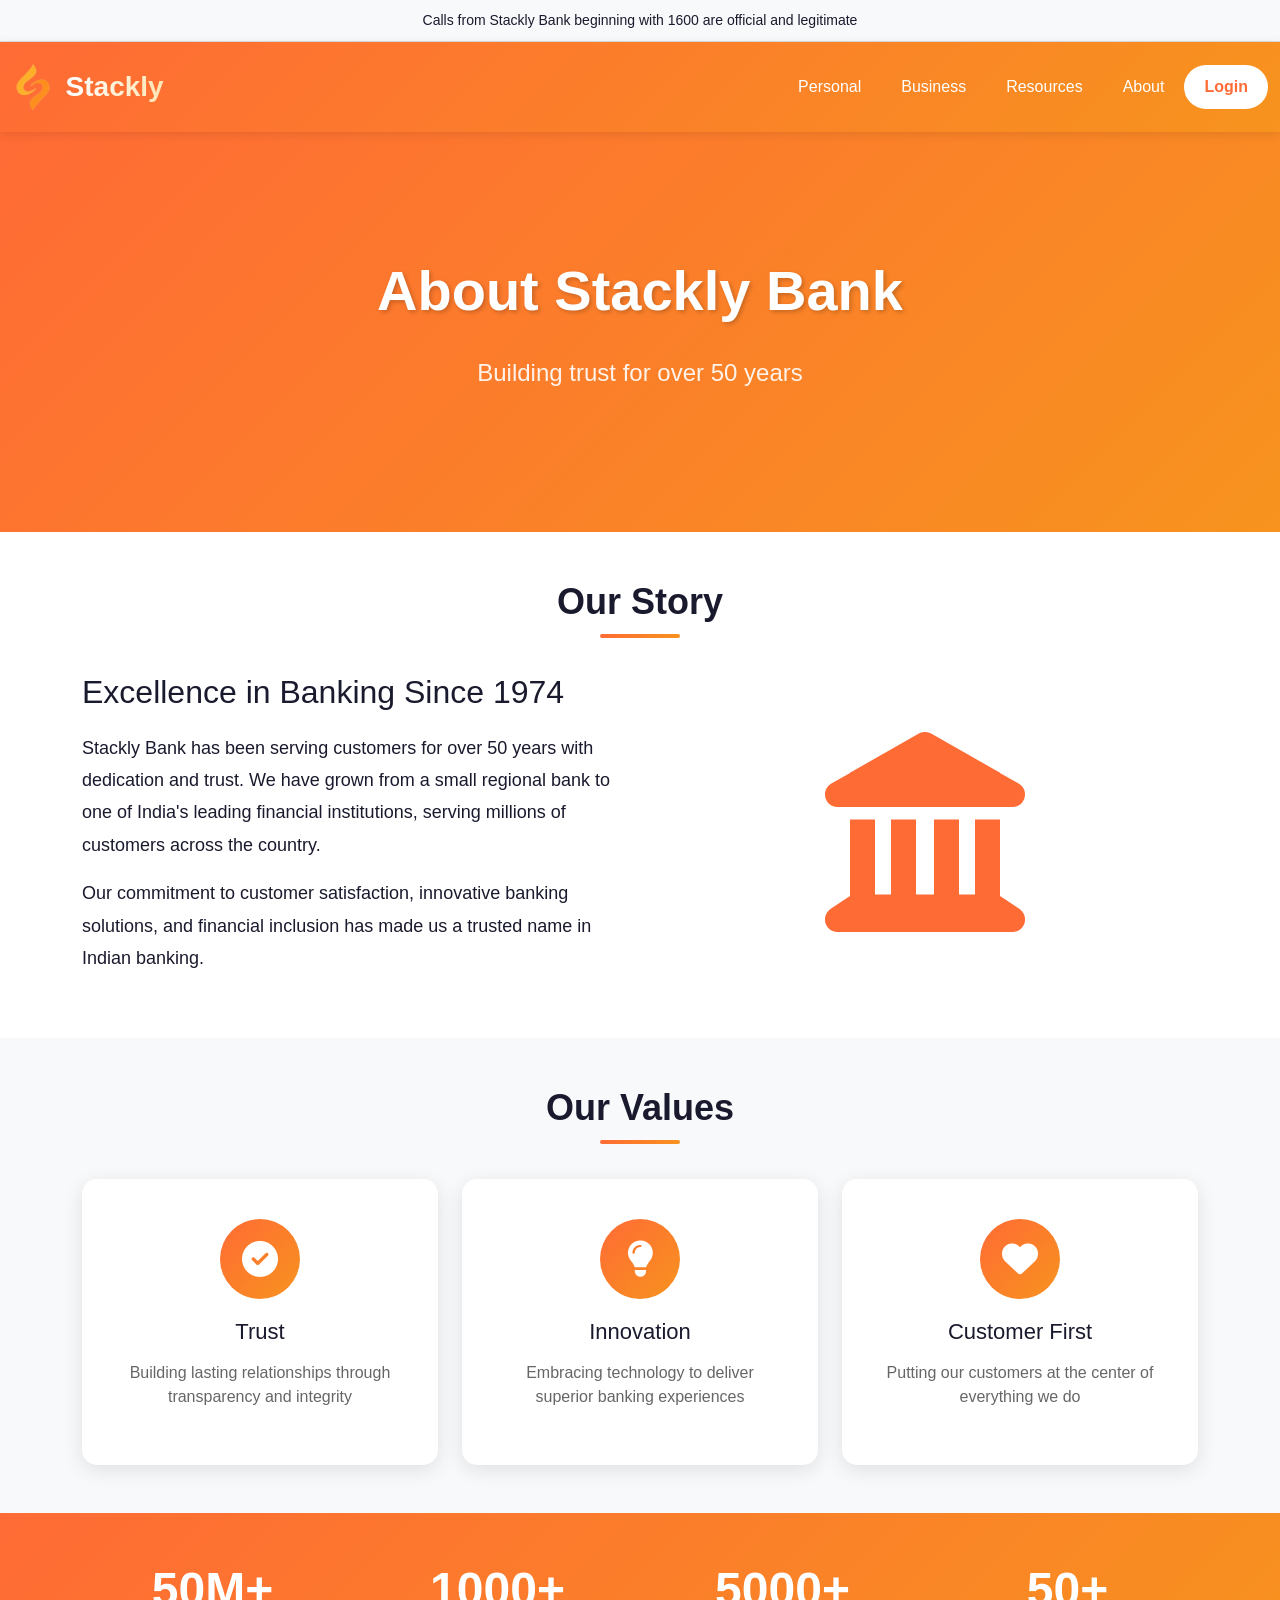
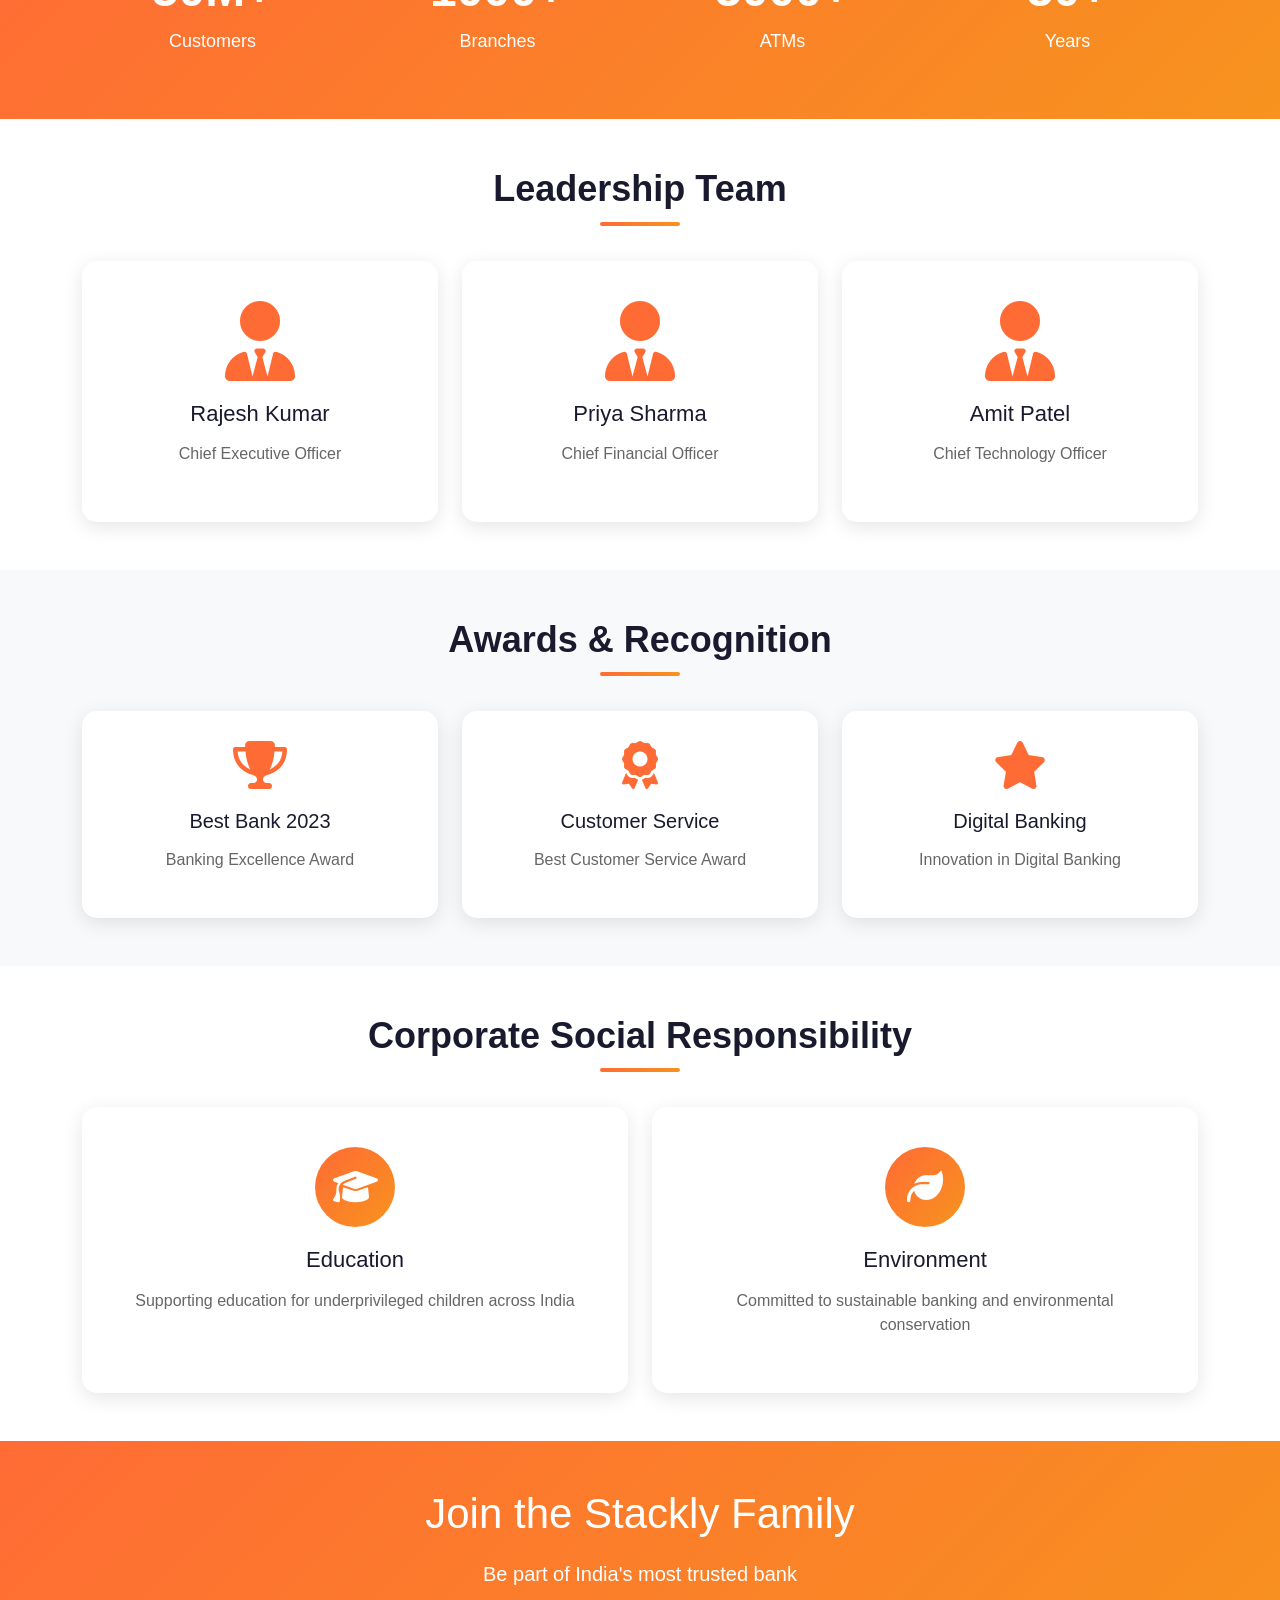
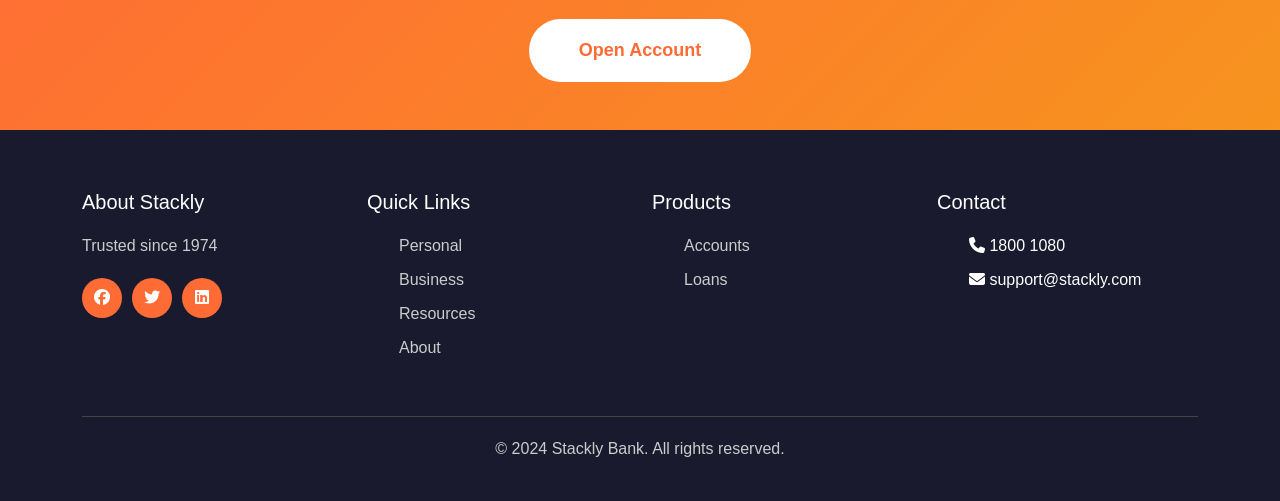
<file: pages/about.html>
<!DOCTYPE html>
<html lang="en">
<head>
    <meta charset="UTF-8">
    <meta name="viewport" content="width=device-width, initial-scale=1.0">
    <title>Stackly Bank</title>
    <link rel="stylesheet" href="https://cdn.jsdelivr.net/npm/bootstrap@5.3.0/dist/css/bootstrap.min.css">
    <link rel="stylesheet" href="https://cdnjs.cloudflare.com/ajax/libs/font-awesome/6.4.0/css/all.min.css">
    <link rel="stylesheet" href="https://unpkg.com/aos@2.3.4/dist/aos.css">
    <link rel="stylesheet" href="../css/style.css">
</head>
<body>
    <div class="top-banner"><p class="mb-0">Calls from Stackly Bank beginning with 1600 are official and legitimate</p></div>

    <header class="header">
        <nav class="navbar navbar-expand-lg">
            <div class="container-fluid">
                <a class="navbar-brand" href="../index.html"><img src="../images/logo.png" alt="Stackly Bank Logo" class="logo"><span class="brand-text">Stackly</span></a>
                <button class="navbar-toggler" type="button" data-bs-toggle="collapse" data-bs-target="#navbarNav"><span class="navbar-toggler-icon"></span></button>
                <div class="collapse navbar-collapse" id="navbarNav">
                    <ul class="navbar-nav ms-auto">
                        <li class="nav-item"><a class="nav-link" href="personal.html">Personal</a></li>
                        <li class="nav-item"><a class="nav-link" href="business.html">Business</a></li>
                        <li class="nav-item"><a class="nav-link" href="resources.html">Resources</a></li>
                        <li class="nav-item"><a class="nav-link active" href="about.html">About</a></li>
                       
                        <li class="nav-item"><a class="nav-link login-btn" href="login.html">Login</a></li>
                    </ul>
                </div>
            </div>
        </nav>
    </header>

    <section class="hero-section" style="min-height: 400px;">
        <div class="container">
            <div class="row align-items-center">
                <div class="col-lg-12 text-center" data-aos="fade-up">
                    <h1 class="hero-title" style="font-size: 56px;">About Stackly Bank</h1>
                    <p style="font-size: 24px; color: white; opacity: 0.9;">Building trust for over 50 years</p>
                </div>
            </div>
        </div>
    </section>

    <section class="py-5" data-aos="fade-up">
        <div class="container">
            <h2 class="section-title">Our Story</h2>
            <div class="row align-items-center">
                <div class="col-md-6">
                    <h3 style="font-size: 32px; margin-bottom: 20px;">Excellence in Banking Since 1974</h3>
                    <p style="font-size: 18px; line-height: 1.8;">Stackly Bank has been serving customers for over 50 years with dedication and trust. We have grown from a small regional bank to one of India's leading financial institutions, serving millions of customers across the country.</p>
                    <p style="font-size: 18px; line-height: 1.8;">Our commitment to customer satisfaction, innovative banking solutions, and financial inclusion has made us a trusted name in Indian banking.</p>
                </div>
                <div class="col-md-6 text-center">
                    <i class="fas fa-landmark" style="font-size: 200px; color: var(--primary-color);"></i>
                </div>
            </div>
        </div>
    </section>

    <section class="py-5" style="background: #f8f9fa;" data-aos="fade-up">
        <div class="container">
            <h2 class="section-title">Our Values</h2>
            <div class="row g-4">
                <div class="col-md-4"><div class="service-card"><div class="service-icon"><i class="fas fa-check-circle"></i></div><h4>Trust</h4><p>Building lasting relationships through transparency and integrity</p></div></div>
                <div class="col-md-4"><div class="service-card"><div class="service-icon"><i class="fas fa-lightbulb"></i></div><h4>Innovation</h4><p>Embracing technology to deliver superior banking experiences</p></div></div>
                <div class="col-md-4"><div class="service-card"><div class="service-icon"><i class="fas fa-heart"></i></div><h4>Customer First</h4><p>Putting our customers at the center of everything we do</p></div></div>
            </div>
        </div>
    </section>

    <section class="stats-section py-5" data-aos="fade-up">
        <div class="container">
            <div class="row text-center">
                <div class="col-md-3"><div class="stat-item"><h3>50M+</h3><p>Customers</p></div></div>
                <div class="col-md-3"><div class="stat-item"><h3>1000+</h3><p>Branches</p></div></div>
                <div class="col-md-3"><div class="stat-item"><h3>5000+</h3><p>ATMs</p></div></div>
                <div class="col-md-3"><div class="stat-item"><h3>50+</h3><p>Years</p></div></div>
            </div>
        </div>
    </section>

    <section class="py-5" data-aos="fade-up">
        <div class="container">
            <h2 class="section-title">Leadership Team</h2>
            <div class="row g-4">
                <div class="col-md-4"><div class="service-card text-center"><i class="fas fa-user-tie" style="font-size: 80px; color: var(--primary-color); margin-bottom: 20px;"></i><h4>Rajesh Kumar</h4><p>Chief Executive Officer</p></div></div>
                <div class="col-md-4"><div class="service-card text-center"><i class="fas fa-user-tie" style="font-size: 80px; color: var(--primary-color); margin-bottom: 20px;"></i><h4>Priya Sharma</h4><p>Chief Financial Officer</p></div></div>
                <div class="col-md-4"><div class="service-card text-center"><i class="fas fa-user-tie" style="font-size: 80px; color: var(--primary-color); margin-bottom: 20px;"></i><h4>Amit Patel</h4><p>Chief Technology Officer</p></div></div>
            </div>
        </div>
    </section>

    <section class="py-5" style="background: #f8f9fa;" data-aos="fade-up">
        <div class="container">
            <h2 class="section-title">Awards & Recognition</h2>
            <div class="row g-4">
                <div class="col-md-4"><div class="feature-card"><i class="fas fa-trophy"></i><h5>Best Bank 2023</h5><p>Banking Excellence Award</p></div></div>
                <div class="col-md-4"><div class="feature-card"><i class="fas fa-award"></i><h5>Customer Service</h5><p>Best Customer Service Award</p></div></div>
                <div class="col-md-4"><div class="feature-card"><i class="fas fa-star"></i><h5>Digital Banking</h5><p>Innovation in Digital Banking</p></div></div>
            </div>
        </div>
    </section>

    <section class="py-5" data-aos="fade-up">
        <div class="container">
            <h2 class="section-title">Corporate Social Responsibility</h2>
            <div class="row g-4">
                <div class="col-md-6"><div class="service-card"><div class="service-icon"><i class="fas fa-graduation-cap"></i></div><h4>Education</h4><p>Supporting education for underprivileged children across India</p></div></div>
                <div class="col-md-6"><div class="service-card"><div class="service-icon"><i class="fas fa-leaf"></i></div><h4>Environment</h4><p>Committed to sustainable banking and environmental conservation</p></div></div>
            </div>
        </div>
    </section>

    <section class="cta-section py-5" data-aos="fade-up">
        <div class="container text-center">
            <h2>Join the Stackly Family</h2>
            <p>Be part of India's most trusted bank</p>
            <button class="btn-get-started" onclick="window.location.href='create-account.html'">Open Account</button>
        </div>
    </section>

    <footer class="footer">
        <div class="container">
            <div class="row">
                <div class="col-md-3"><h5>About Stackly</h5><p>Trusted since 1974</p><div class="social-links"><a href="../404.html"><i class="fab fa-facebook"></i></a><a href="../404.html"><i class="fab fa-twitter"></i></a><a href="../404.html"><i class="fab fa-linkedin"></i></a></div></div>
                <div class="col-md-3"><h5>Quick Links</h5><ul class="footer-links"><li><a href="personal.html">Personal</a></li><li><a href="business.html">Business</a></li><li><a href="resources.html">Resources</a></li><li><a href="about.html">About</a></li></ul></div>
                <div class="col-md-3"><h5>Products</h5><ul class="footer-links"><li><a href="../404.html">Accounts</a></li><li><a href="../404.html">Loans</a></li></ul></div>
                <div class="col-md-3"><h5>Contact</h5><ul class="footer-links"><li><i class="fas fa-phone"></i> 1800 1080</li><li><i class="fas fa-envelope"></i> support@stackly.com</li></ul></div>
            </div>
            <div class="footer-bottom"><p>&copy; 2024 Stackly Bank. All rights reserved.</p></div>
        </div>
    </footer>

    <script src="https://code.jquery.com/jquery-3.7.0.min.js"></script>
    <script src="https://cdn.jsdelivr.net/npm/bootstrap@5.3.0/dist/js/bootstrap.bundle.min.js"></script>
    <script src="https://unpkg.com/aos@2.3.4/dist/aos.js"></script>
    <script src="../js/main.js"></script>
</body>
</html>
</file>
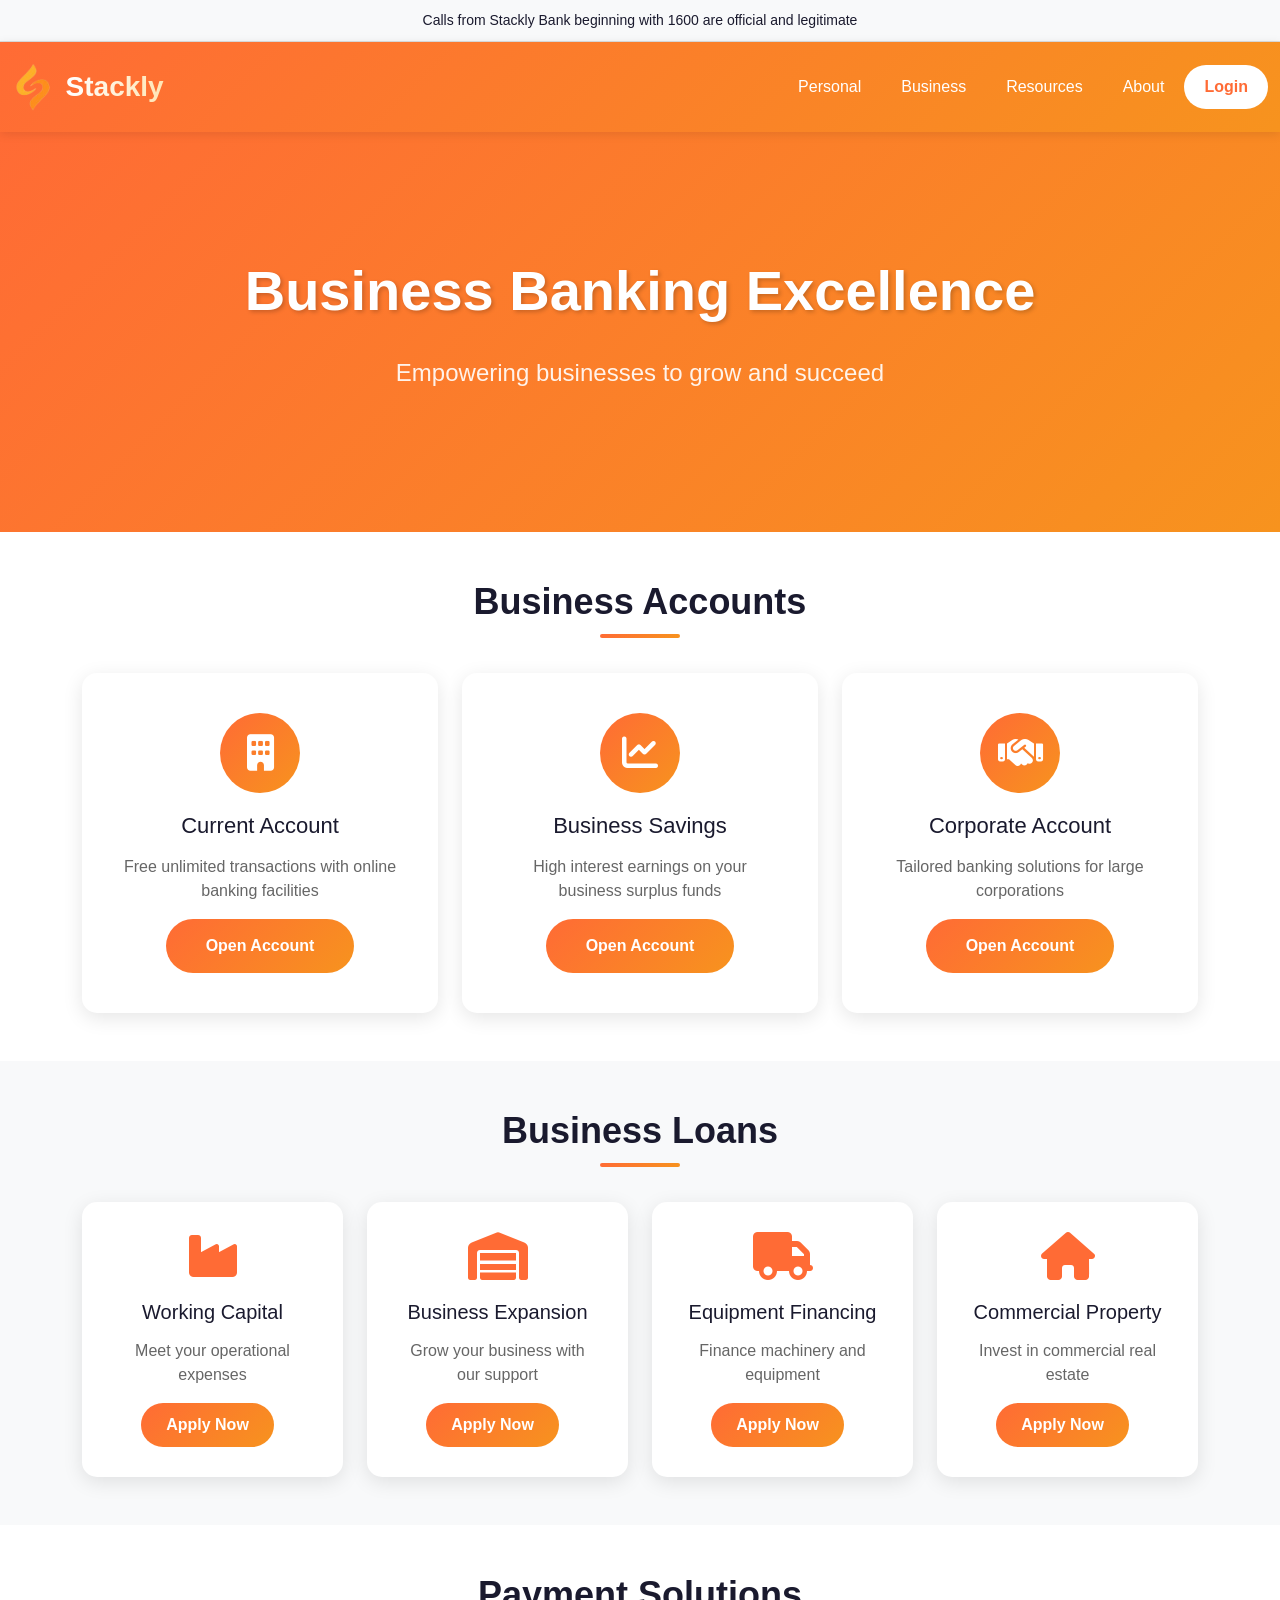
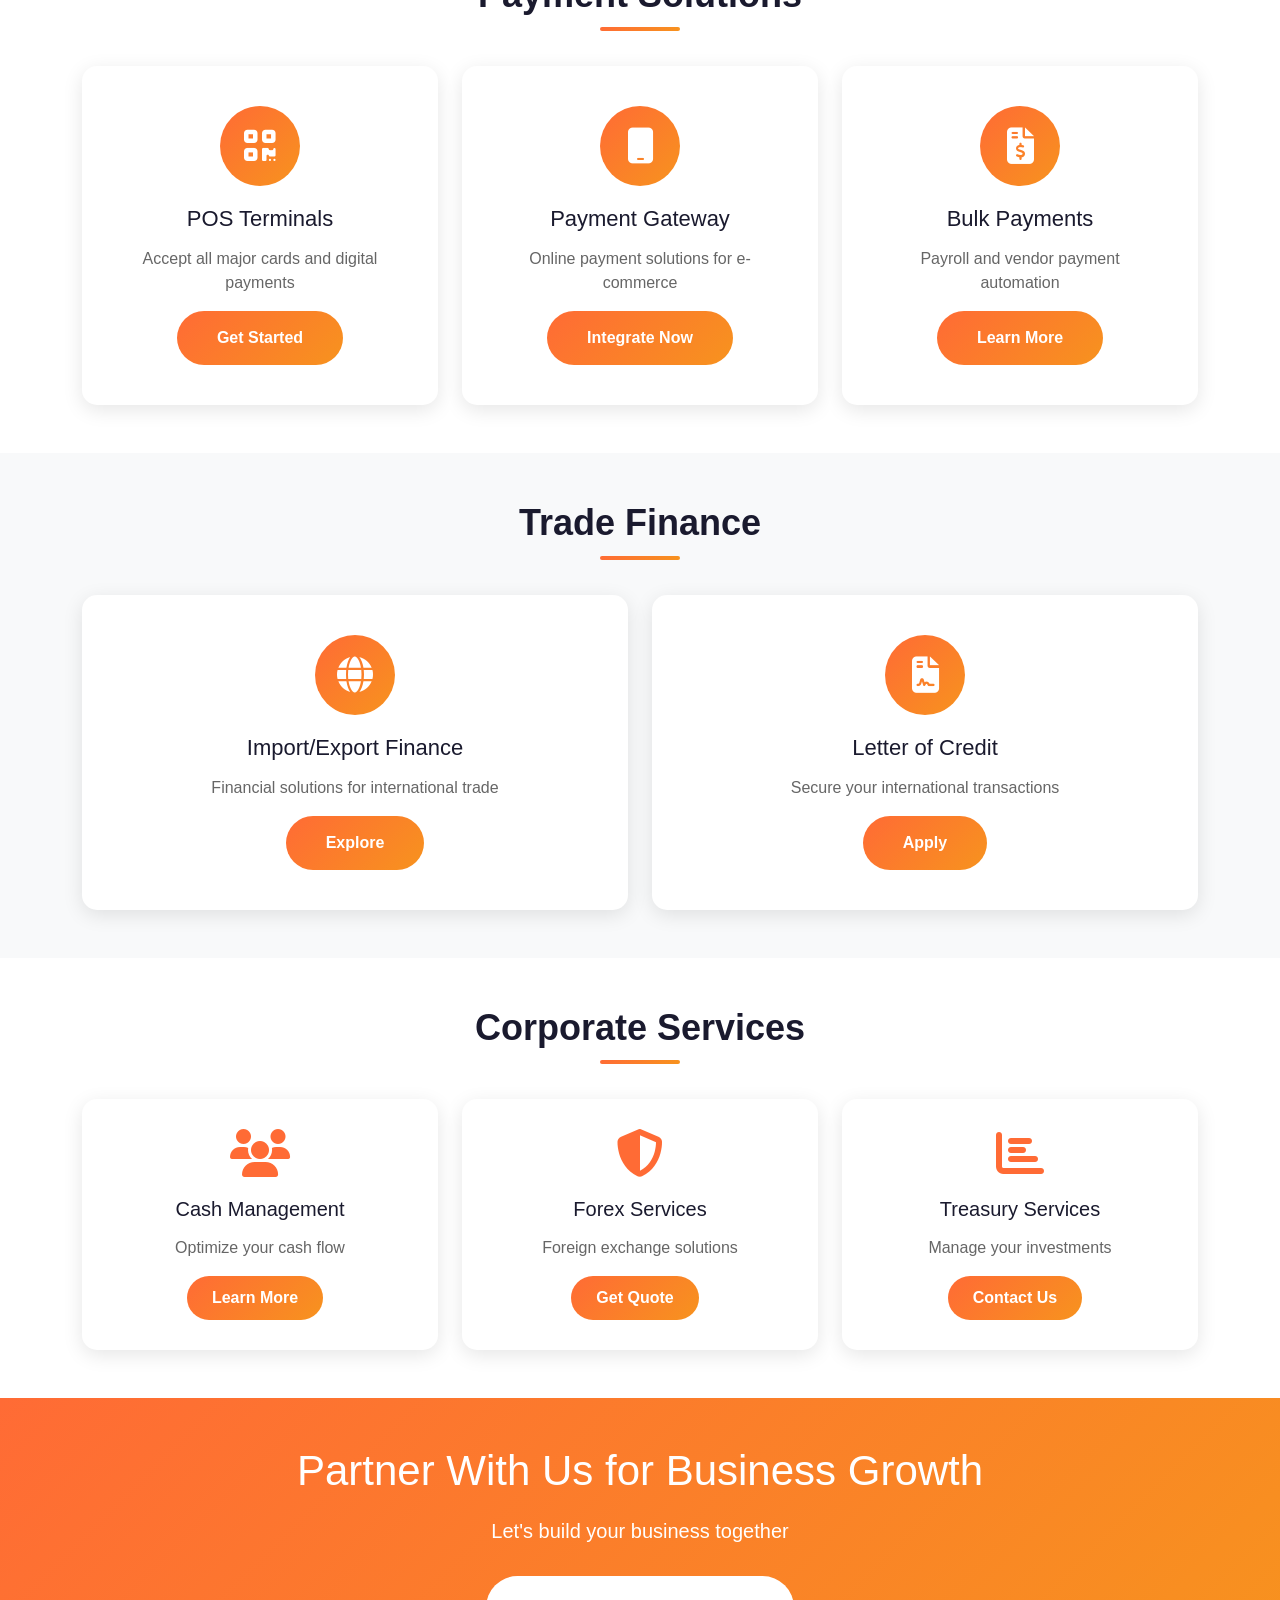
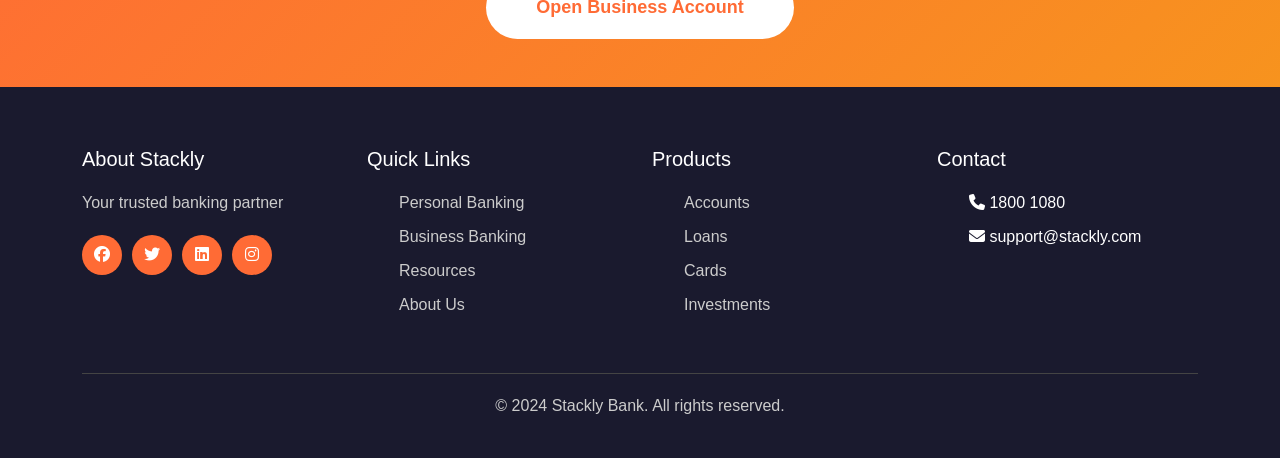
<file: pages/business.html>
<!DOCTYPE html>
<html lang="en">
<head>
    <meta charset="UTF-8">
    <meta name="viewport" content="width=device-width, initial-scale=1.0">
    <title>Stackly Bank</title>
    <link rel="stylesheet" href="https://cdn.jsdelivr.net/npm/bootstrap@5.3.0/dist/css/bootstrap.min.css">
    <link rel="stylesheet" href="https://cdnjs.cloudflare.com/ajax/libs/font-awesome/6.4.0/css/all.min.css">
    <link rel="stylesheet" href="https://unpkg.com/aos@2.3.4/dist/aos.css">
    <link rel="stylesheet" href="../css/style.css">
</head>
<body>
    <div class="top-banner">
        <p class="mb-0">Calls from Stackly Bank beginning with 1600 are official and legitimate</p>
    </div>

    <header class="header">
        <nav class="navbar navbar-expand-lg">
            <div class="container-fluid">
                <a class="navbar-brand" href="../index.html">
                    <img src="../images/logo.png" alt="Stackly Bank Logo" class="logo">
                    <span class="brand-text">Stackly</span>
                </a>
                <button class="navbar-toggler" type="button" data-bs-toggle="collapse" data-bs-target="#navbarNav">
                    <span class="navbar-toggler-icon"></span>
                </button>
                <div class="collapse navbar-collapse" id="navbarNav">
                    <ul class="navbar-nav ms-auto">
                        <li class="nav-item"><a class="nav-link" href="personal.html">Personal</a></li>
                        <li class="nav-item"><a class="nav-link active" href="business.html">Business</a></li>
                        <li class="nav-item"><a class="nav-link" href="resources.html">Resources</a></li>
                        <li class="nav-item"><a class="nav-link" href="about.html">About</a></li>
                       
                        <li class="nav-item"><a class="nav-link login-btn" href="login.html">Login</a></li>
                    </ul>
                </div>
            </div>
        </nav>
    </header>

    <section class="hero-section" style="min-height: 400px;">
        <div class="container">
            <div class="row align-items-center">
                <div class="col-lg-12 text-center" data-aos="fade-up">
                    <h1 class="hero-title" style="font-size: 56px;">Business Banking Excellence</h1>
                    <p style="font-size: 24px; color: white; opacity: 0.9;">Empowering businesses to grow and succeed</p>
                </div>
            </div>
        </div>
    </section>

    <section class="py-5" data-aos="fade-up">
        <div class="container">
            <h2 class="section-title">Business Accounts</h2>
            <div class="row g-4">
                <div class="col-md-4"><div class="service-card"><div class="service-icon"><i class="fas fa-building"></i></div><h4>Current Account</h4><p>Free unlimited transactions with online banking facilities</p><button class="btn-primary" onclick="window.location.href='../404.html'">Open Account</button></div></div>
                <div class="col-md-4"><div class="service-card"><div class="service-icon"><i class="fas fa-chart-line"></i></div><h4>Business Savings</h4><p>High interest earnings on your business surplus funds</p><button class="btn-primary" onclick="window.location.href='../404.html'">Open Account</button></div></div>
                <div class="col-md-4"><div class="service-card"><div class="service-icon"><i class="fas fa-handshake"></i></div><h4>Corporate Account</h4><p>Tailored banking solutions for large corporations</p><button class="btn-primary" onclick="window.location.href='../404.html'">Open Account</button></div></div>
            </div>
        </div>
    </section>

    <section class="py-5" style="background: #f8f9fa;" data-aos="fade-up">
        <div class="container">
            <h2 class="section-title">Business Loans</h2>
            <div class="row g-4">
                <div class="col-md-3"><div class="feature-card"><i class="fas fa-industry"></i><h5>Working Capital</h5><p>Meet your operational expenses</p><button class="btn-apply" onclick="window.location.href='../404.html'">Apply Now</button></div></div>
                <div class="col-md-3"><div class="feature-card"><i class="fas fa-warehouse"></i><h5>Business Expansion</h5><p>Grow your business with our support</p><button class="btn-apply" onclick="window.location.href='../404.html'">Apply Now</button></div></div>
                <div class="col-md-3"><div class="feature-card"><i class="fas fa-truck"></i><h5>Equipment Financing</h5><p>Finance machinery and equipment</p><button class="btn-apply" onclick="window.location.href='../404.html'">Apply Now</button></div></div>
                <div class="col-md-3"><div class="feature-card"><i class="fas fa-home"></i><h5>Commercial Property</h5><p>Invest in commercial real estate</p><button class="btn-apply" onclick="window.location.href='../404.html'">Apply Now</button></div></div>
            </div>
        </div>
    </section>

    <section class="py-5" data-aos="fade-up">
        <div class="container">
            <h2 class="section-title">Payment Solutions</h2>
            <div class="row g-4">
                <div class="col-md-4"><div class="service-card"><div class="service-icon"><i class="fas fa-qrcode"></i></div><h4>POS Terminals</h4><p>Accept all major cards and digital payments</p><button class="btn-primary" onclick="window.location.href='../404.html'">Get Started</button></div></div>
                <div class="col-md-4"><div class="service-card"><div class="service-icon"><i class="fas fa-mobile"></i></div><h4>Payment Gateway</h4><p>Online payment solutions for e-commerce</p><button class="btn-primary" onclick="window.location.href='../404.html'">Integrate Now</button></div></div>
                <div class="col-md-4"><div class="service-card"><div class="service-icon"><i class="fas fa-file-invoice-dollar"></i></div><h4>Bulk Payments</h4><p>Payroll and vendor payment automation</p><button class="btn-primary" onclick="window.location.href='../404.html'">Learn More</button></div></div>
            </div>
        </div>
    </section>

    <section class="py-5" style="background: #f8f9fa;" data-aos="fade-up">
        <div class="container">
            <h2 class="section-title">Trade Finance</h2>
            <div class="row g-4">
                <div class="col-md-6"><div class="service-card"><div class="service-icon"><i class="fas fa-globe"></i></div><h4>Import/Export Finance</h4><p>Financial solutions for international trade</p><button class="btn-primary" onclick="window.location.href='../404.html'">Explore</button></div></div>
                <div class="col-md-6"><div class="service-card"><div class="service-icon"><i class="fas fa-file-contract"></i></div><h4>Letter of Credit</h4><p>Secure your international transactions</p><button class="btn-primary" onclick="window.location.href='../404.html'">Apply</button></div></div>
            </div>
        </div>
    </section>

    <section class="py-5" data-aos="fade-up">
        <div class="container">
            <h2 class="section-title">Corporate Services</h2>
            <div class="row g-4">
                <div class="col-md-4"><div class="feature-card"><i class="fas fa-users"></i><h5>Cash Management</h5><p>Optimize your cash flow</p><button class="btn-apply" onclick="window.location.href='../404.html'">Learn More</button></div></div>
                <div class="col-md-4"><div class="feature-card"><i class="fas fa-shield-alt"></i><h5>Forex Services</h5><p>Foreign exchange solutions</p><button class="btn-apply" onclick="window.location.href='../404.html'">Get Quote</button></div></div>
                <div class="col-md-4"><div class="feature-card"><i class="fas fa-chart-bar"></i><h5>Treasury Services</h5><p>Manage your investments</p><button class="btn-apply" onclick="window.location.href='../404.html'">Contact Us</button></div></div>
            </div>
        </div>
    </section>

    <section class="cta-section py-5" data-aos="fade-up">
        <div class="container text-center">
            <h2>Partner With Us for Business Growth</h2>
            <p>Let's build your business together</p>
            <button class="btn-get-started" onclick="window.location.href='create-account.html'">Open Business Account</button>
        </div>
    </section>

    <footer class="footer">
        <div class="container">
            <div class="row">
                <div class="col-md-3"><h5>About Stackly</h5><p>Your trusted banking partner</p><div class="social-links"><a href="../404.html"><i class="fab fa-facebook"></i></a><a href="../404.html"><i class="fab fa-twitter"></i></a><a href="../404.html"><i class="fab fa-linkedin"></i></a><a href="../404.html"><i class="fab fa-instagram"></i></a></div></div>
                <div class="col-md-3"><h5>Quick Links</h5><ul class="footer-links"><li><a href="personal.html">Personal Banking</a></li><li><a href="business.html">Business Banking</a></li><li><a href="resources.html">Resources</a></li><li><a href="about.html">About Us</a></li></ul></div>
                <div class="col-md-3"><h5>Products</h5><ul class="footer-links"><li><a href="../404.html">Accounts</a></li><li><a href="../404.html">Loans</a></li><li><a href="../404.html">Cards</a></li><li><a href="../404.html">Investments</a></li></ul></div>
                <div class="col-md-3"><h5>Contact</h5><ul class="footer-links"><li><i class="fas fa-phone"></i> 1800 1080</li><li><i class="fas fa-envelope"></i> support@stackly.com</li></ul></div>
            </div>
            <div class="footer-bottom"><p>&copy; 2024 Stackly Bank. All rights reserved.</p></div>
        </div>
    </footer>

    <script src="https://code.jquery.com/jquery-3.7.0.min.js"></script>
    <script src="https://cdn.jsdelivr.net/npm/bootstrap@5.3.0/dist/js/bootstrap.bundle.min.js"></script>
    <script src="https://unpkg.com/aos@2.3.4/dist/aos.js"></script>
    <script src="../js/main.js"></script>
</body>
</html>
</file>
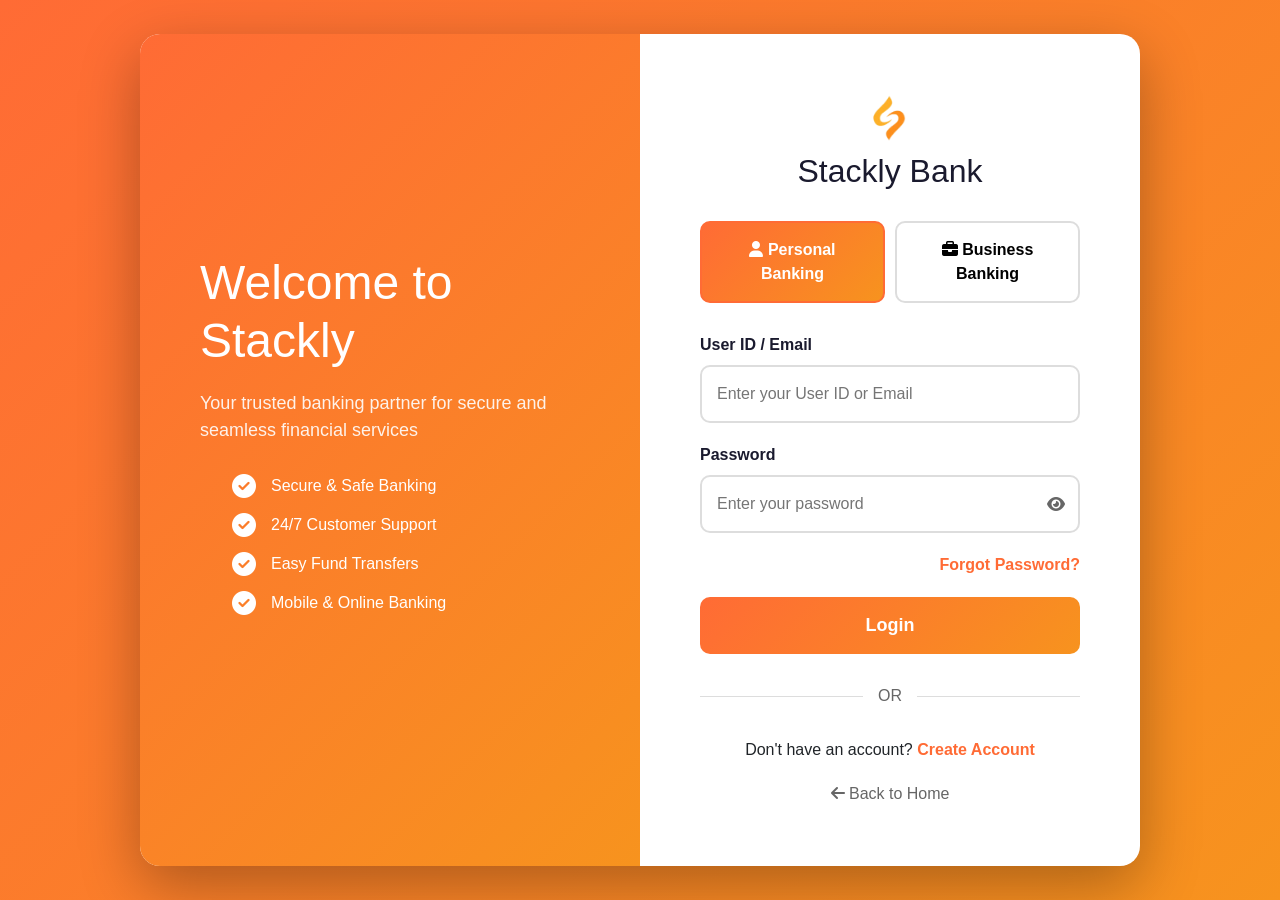
<file: pages/login.html>
<!DOCTYPE html>
<html lang="en">
<head>
    <meta charset="UTF-8">
    <meta name="viewport" content="width=device-width, initial-scale=1.0">
    <title>Stackly Bank</title>
    <link rel="stylesheet" href="https://cdn.jsdelivr.net/npm/bootstrap@5.3.0/dist/css/bootstrap.min.css">
    <link rel="stylesheet" href="https://cdnjs.cloudflare.com/ajax/libs/font-awesome/6.4.0/css/all.min.css">
    <link rel="stylesheet" href="https://cdnjs.cloudflare.com/ajax/libs/animate.css/4.1.1/animate.min.css">
    <link rel="stylesheet" href="https://unpkg.com/aos@2.3.4/dist/aos.css">
    <style>
        :root {
            --primary-color: #FF6B35;
            --secondary-color: #F7931E;
            --dark-color: #1a1a2e;
            --gradient: linear-gradient(135deg, #FF6B35 0%, #F7931E 100%);
        }

        * {
            margin: 0;
            padding: 0;
            box-sizing: border-box;
        }

        body {
            font-family: 'Segoe UI', Tahoma, Geneva, Verdana, sans-serif;
            background: var(--gradient);
            min-height: 100vh;
            display: flex;
            align-items: center;
            justify-content: center;
            padding: 20px;
        }

        .login-container {
            background: white;
            border-radius: 20px;
            box-shadow: 0 20px 60px rgba(0,0,0,0.3);
            overflow: hidden;
            max-width: 1000px;
            width: 100%;
            display: flex;
        }

        .login-left {
            flex: 1;
            background: var(--gradient);
            padding: 60px;
            color: white;
            display: flex;
            flex-direction: column;
            justify-content: center;
        }

        .login-left h1 {
            font-size: 48px;
            margin-bottom: 20px;
        }

        .login-left p {
            font-size: 18px;
            margin-bottom: 30px;
            opacity: 0.9;
        }

        .login-left .features {
            list-style: none;
        }

        .login-left .features li {
            margin-bottom: 15px;
            display: flex;
            align-items: center;
        }

        .login-left .features i {
            font-size: 24px;
            margin-right: 15px;
        }

        .login-right {
            flex: 1;
            padding: 60px;
        }

        .logo {
            text-align: center;
            margin-bottom: 30px;
        }

        .logo i {
            font-size: 48px;
            color: var(--primary-color);
        }

        .logo-img {
            max-height: 48px;
            width: auto;
        }

        .logo h2 {
            margin-top: 10px;
            color: var(--dark-color);
        }

        .login-tabs {
            display: flex;
            gap: 10px;
            margin-bottom: 30px;
        }

        .tab-btn {
            flex: 1;
            padding: 15px;
            border: 2px solid #ddd;
            background: white;
            cursor: pointer;
            border-radius: 10px;
            font-weight: 600;
            transition: all 0.3s;
        }

        .tab-btn.active {
            background: var(--gradient);
            color: white;
            border-color: var(--primary-color);
        }

        .tab-btn:hover {
            transform: translateY(-2px);
        }

        .form-group {
            margin-bottom: 20px;
        }

        .form-group label {
            display: block;
            margin-bottom: 8px;
            font-weight: 600;
            color: var(--dark-color);
        }

        .form-group input,
        .form-group select {
            width: 100%;
            padding: 15px;
            border: 2px solid #ddd;
            border-radius: 10px;
            font-size: 16px;
            transition: all 0.3s;
        }

        .form-group input:focus,
        .form-group select:focus {
            outline: none;
            border-color: var(--primary-color);
            box-shadow: 0 0 10px rgba(255,107,53,0.2);
        }

        .password-field {
            position: relative;
        }

        .toggle-password {
            position: absolute;
            right: 15px;
            top: 50%;
            transform: translateY(-50%);
            cursor: pointer;
            color: #666;
        }

        .btn-login {
            width: 100%;
            padding: 15px;
            background: var(--gradient);
            color: white;
            border: none;
            border-radius: 10px;
            font-size: 18px;
            font-weight: 700;
            cursor: pointer;
            transition: all 0.3s;
            margin-top: 20px;
        }

        .btn-login:hover {
            transform: translateY(-3px);
            box-shadow: 0 10px 30px rgba(255,107,53,0.4);
        }

        .forgot-password {
            text-align: right;
            margin-top: 10px;
        }

        .forgot-password a {
            color: var(--primary-color);
            text-decoration: none;
            font-weight: 600;
        }

        .divider {
            text-align: center;
            margin: 30px 0;
            position: relative;
        }

        .divider::before {
            content: '';
            position: absolute;
            top: 50%;
            left: 0;
            right: 0;
            height: 1px;
            background: #ddd;
        }

        .divider span {
            background: white;
            padding: 0 15px;
            position: relative;
            color: #666;
        }

        .create-account {
            text-align: center;
            margin-top: 20px;
        }

        .create-account a {
            color: var(--primary-color);
            text-decoration: none;
            font-weight: 600;
        }

        .back-home {
            text-align: center;
            margin-top: 20px;
        }

        .back-home a {
            color: #666;
            text-decoration: none;
        }

        @media (max-width: 768px) {
            .login-container {
                flex-direction: column;
            }

            .login-left {
                padding: 40px 30px;
            }

            .login-left h1 {
                font-size: 32px;
            }

            .login-right {
                padding: 40px 30px;
            }
        }

        @media (max-width: 576px) {
            .login-left {
                padding: 30px 20px;
            }

            .login-right {
                padding: 30px 20px;
            }

            .login-left h1 {
                font-size: 28px;
            }
        }
    </style>
</head>
<body>
    <div class="login-container animate__animated animate__fadeIn">
        <div class="login-left" data-aos="fade-right">
            <h1>Welcome to Stackly</h1>
            <p>Your trusted banking partner for secure and seamless financial services</p>
            <ul class="features">
                <li><i class="fas fa-check-circle"></i> Secure & Safe Banking</li>
                <li><i class="fas fa-check-circle"></i> 24/7 Customer Support</li>
                <li><i class="fas fa-check-circle"></i> Easy Fund Transfers</li>
                <li><i class="fas fa-check-circle"></i> Mobile & Online Banking</li>
            </ul>
        </div>

        <div class="login-right" data-aos="fade-left">
            <div class="logo">
                <img src="../images/logo.png" alt="Stackly Bank Logo" class="logo-img">
                <h2>Stackly Bank</h2>
            </div>

            <div class="login-tabs">
                <button class="tab-btn active" onclick="switchTab('personal')">
                    <i class="fas fa-user"></i> Personal Banking
                </button>
                <button class="tab-btn" onclick="switchTab('business')">
                    <i class="fas fa-briefcase"></i> Business Banking
                </button>
            </div>

            <form id="loginForm" onsubmit="handleLogin(event)">
                <div class="form-group">
                    <label for="userId">User ID / Email</label>
                    <input type="text" id="userId" name="userId" required placeholder="Enter your User ID or Email">
                </div>

                <div class="form-group">
                    <label for="password">Password</label>
                    <div class="password-field">
                        <input type="password" id="password" name="password" required placeholder="Enter your password">
                        <i class="fas fa-eye toggle-password" onclick="togglePassword()"></i>
                    </div>
                </div>

                <div class="forgot-password">
                    <a href="../404.html">Forgot Password?</a>
                </div>

                <button type="submit" class="btn-login">Login</button>
            </form>

            <div class="divider">
                <span>OR</span>
            </div>

            <div class="create-account">
                <p>Don't have an account? <a href="create-account.html">Create Account</a></p>
            </div>

            <div class="back-home">
                <a href="../index.html"><i class="fas fa-arrow-left"></i> Back to Home</a>
            </div>
        </div>
    </div>

    <script src="https://code.jquery.com/jquery-3.7.0.min.js"></script>
    <script src="https://cdn.jsdelivr.net/npm/bootstrap@5.3.0/dist/js/bootstrap.bundle.min.js"></script>
    <script src="https://unpkg.com/aos@2.3.4/dist/aos.js"></script>
    <script>
        AOS.init({
            duration: 1000,
            once: true
        });

        let currentTab = 'personal';

        function switchTab(tab) {
            currentTab = tab;
            document.querySelectorAll('.tab-btn').forEach(btn => {
                btn.classList.remove('active');
            });
            event.target.closest('.tab-btn').classList.add('active');
        }

        function togglePassword() {
            const passwordField = document.getElementById('password');
            const toggleIcon = document.querySelector('.toggle-password');
            
            if (passwordField.type === 'password') {
                passwordField.type = 'text';
                toggleIcon.classList.remove('fa-eye');
                toggleIcon.classList.add('fa-eye-slash');
            } else {
                passwordField.type = 'password';
                toggleIcon.classList.remove('fa-eye-slash');
                toggleIcon.classList.add('fa-eye');
            }
        }

        function handleLogin(event) {
            event.preventDefault();
            
            const userId = document.getElementById('userId').value;
            const password = document.getElementById('password').value;

            // Simple validation (in real app, this would be server-side)
            if (userId && password) {
                // Redirect based on account type
                if (currentTab === 'personal') {
                    window.location.href = '../dashboards/personal-dashboard.html';
                } else {
                    window.location.href = '../dashboards/business-dashboard.html';
                }
            }
        }

        // Add animation on form submit
        document.getElementById('loginForm').addEventListener('submit', function() {
            document.querySelector('.btn-login').innerHTML = '<i class="fas fa-spinner fa-spin"></i> Logging in...';
        });
    </script>
</body>
</html>
</file>
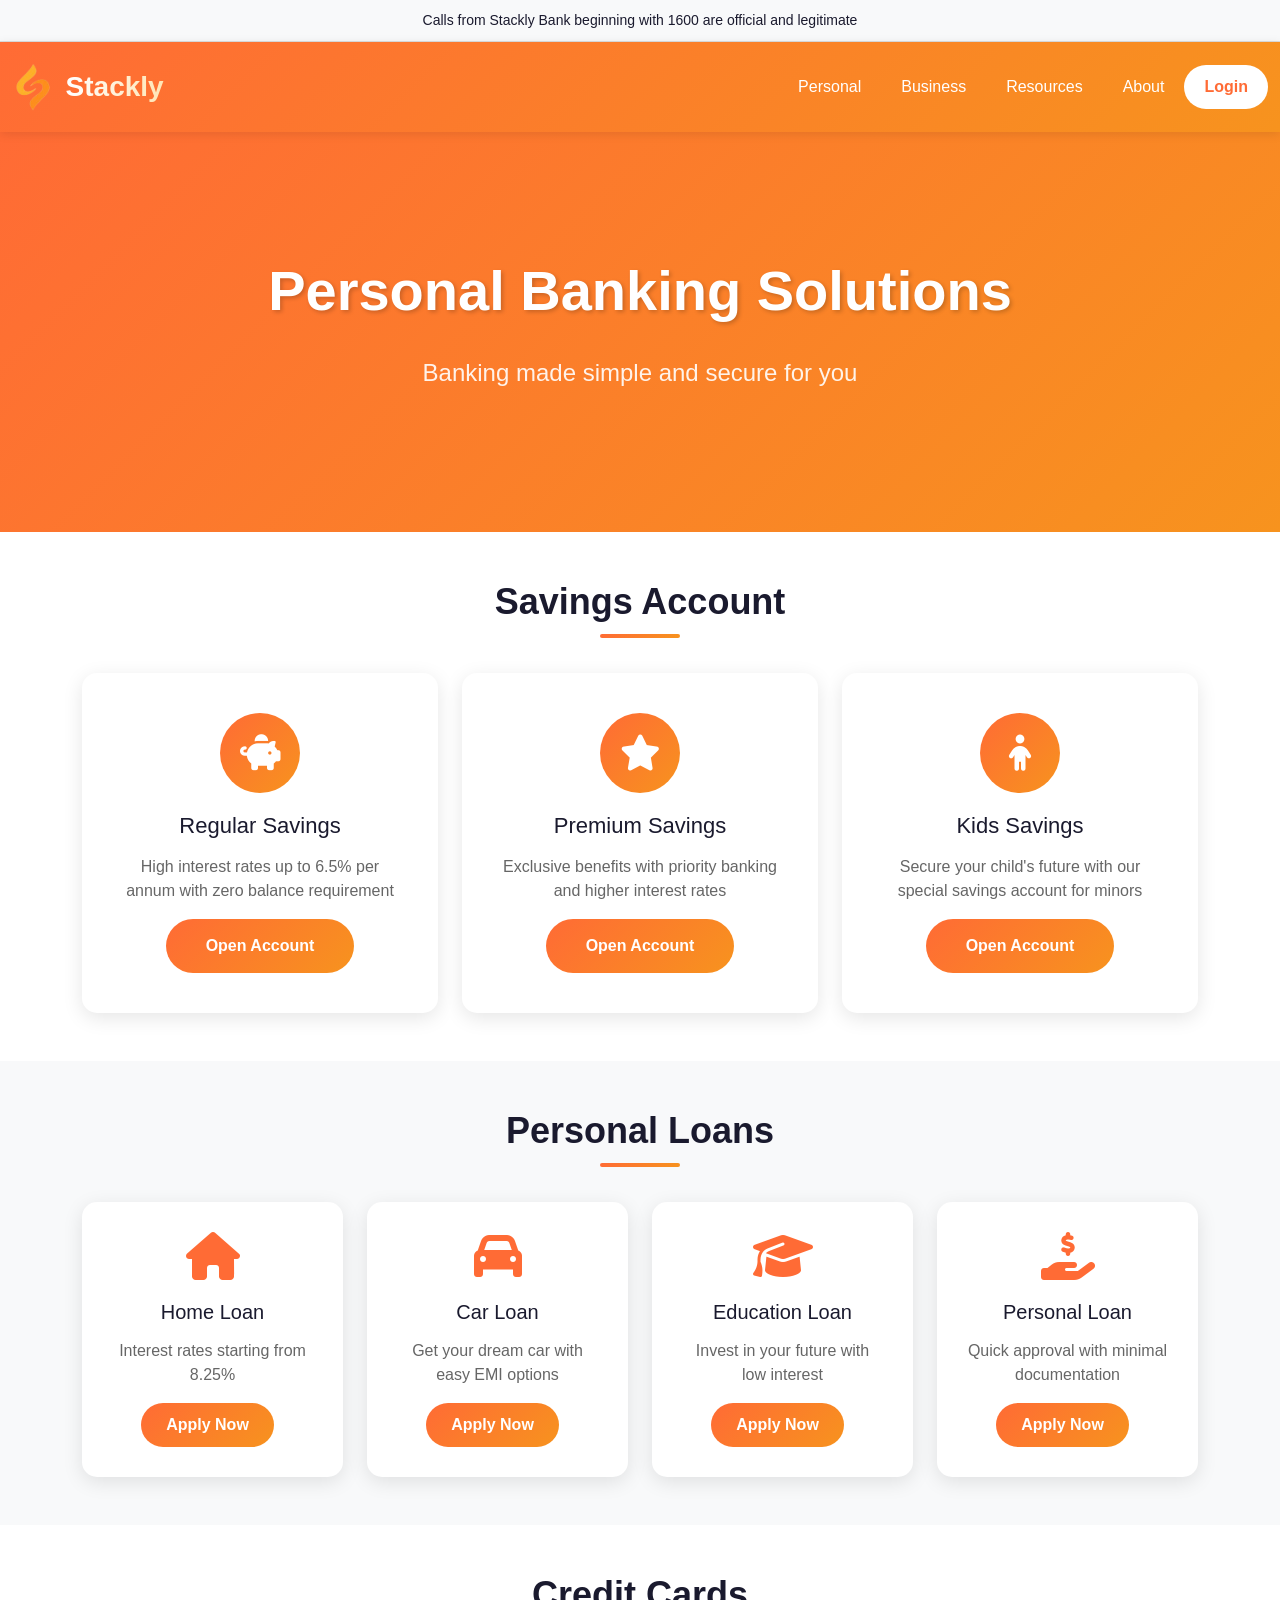
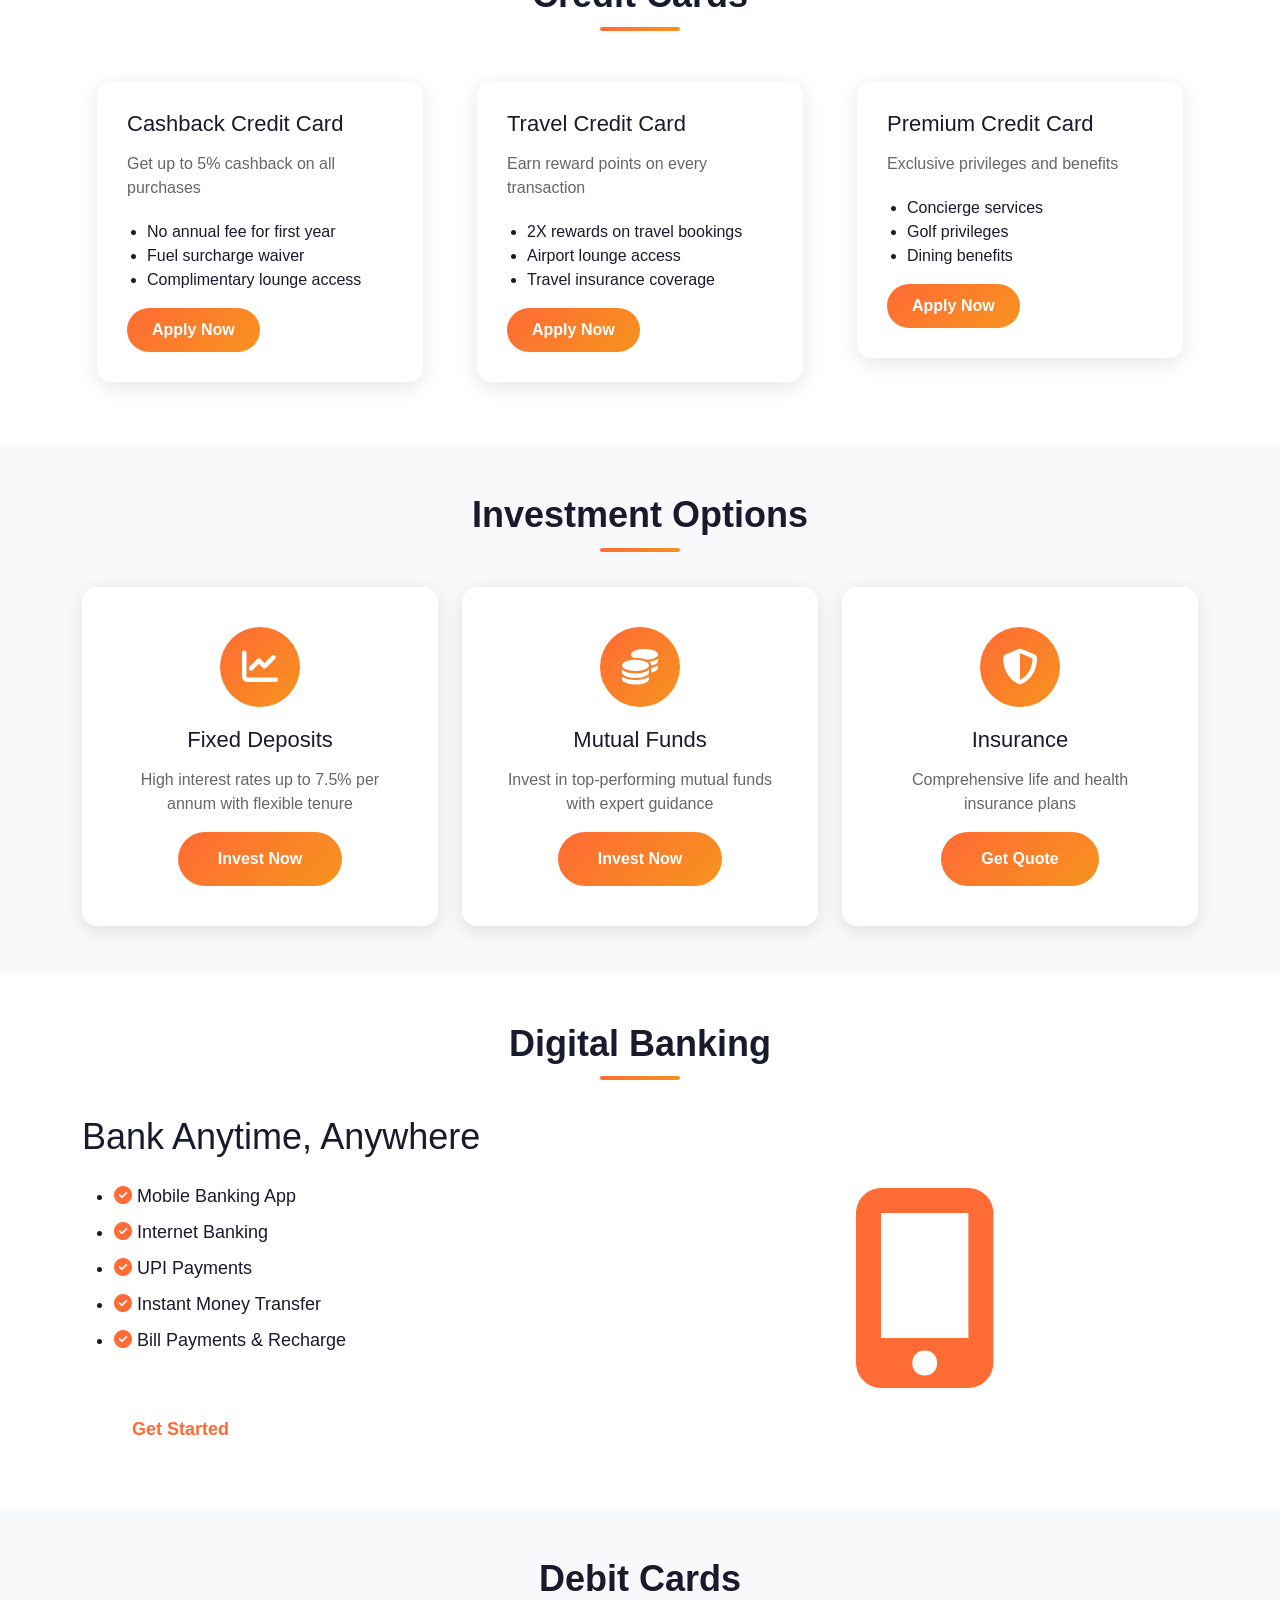
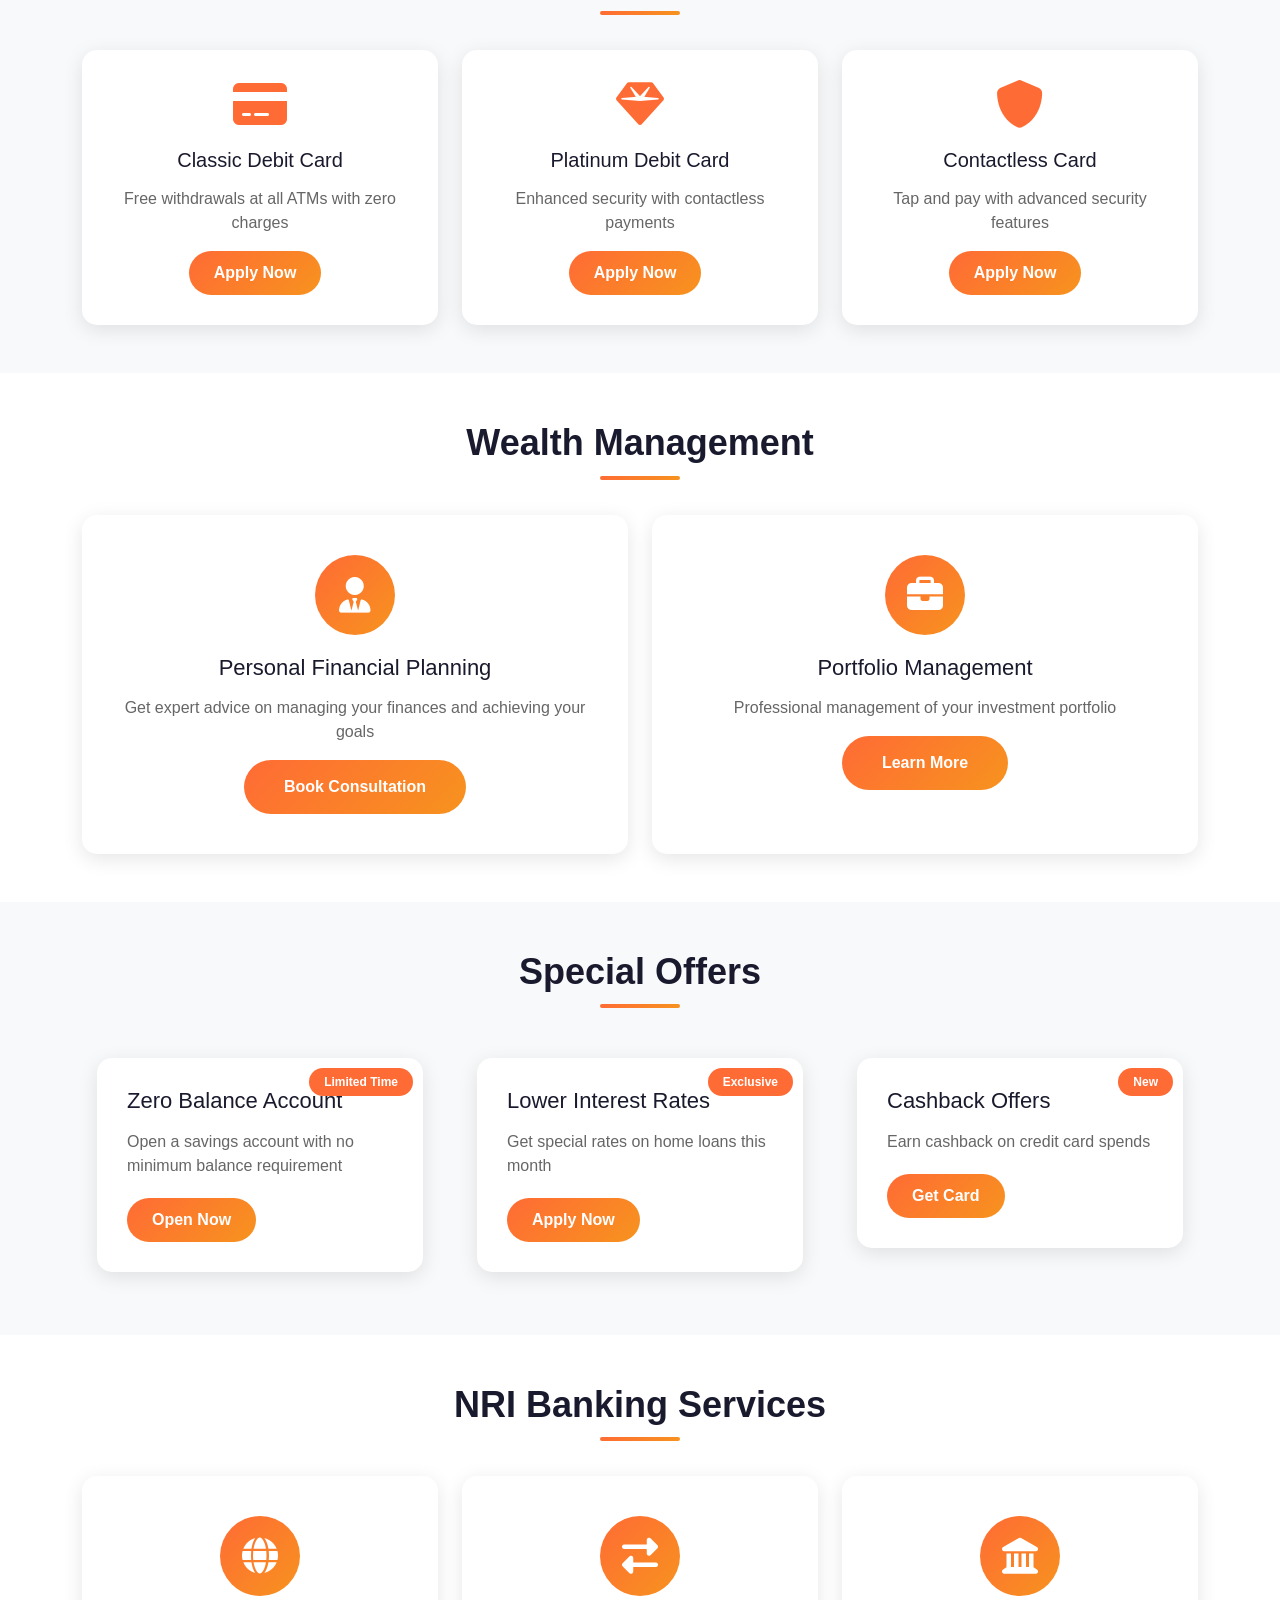
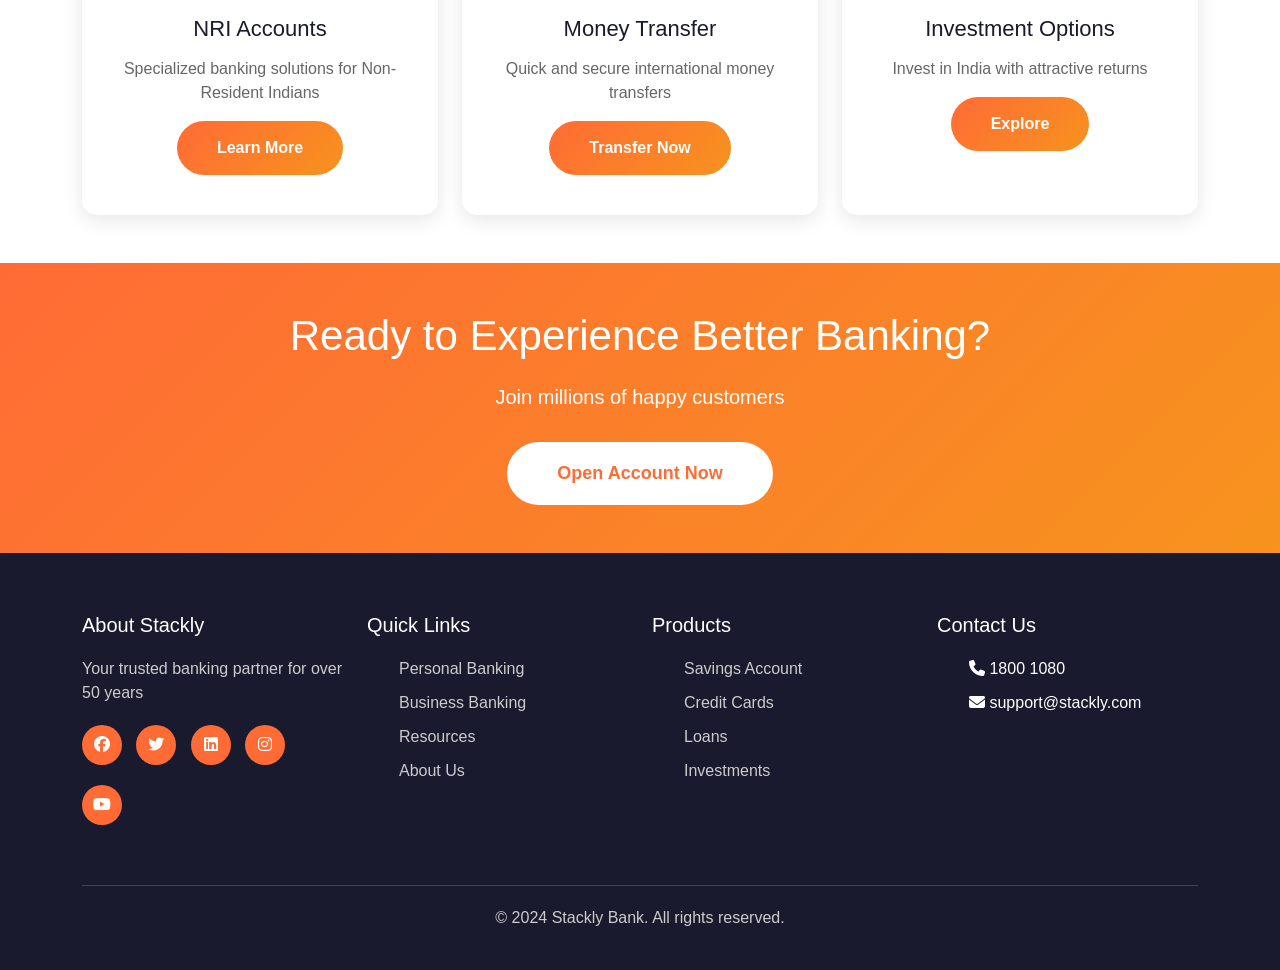
<file: pages/personal.html>
<!DOCTYPE html>
<html lang="en">
<head>
    <meta charset="UTF-8">
    <meta name="viewport" content="width=device-width, initial-scale=1.0">
    <title>Stackly Bank</title>
    <link rel="stylesheet" href="https://cdn.jsdelivr.net/npm/bootstrap@5.3.0/dist/css/bootstrap.min.css">
    <link rel="stylesheet" href="https://cdnjs.cloudflare.com/ajax/libs/font-awesome/6.4.0/css/all.min.css">
    <link rel="stylesheet" href="https://cdnjs.cloudflare.com/ajax/libs/animate.css/4.1.1/animate.min.css">
    <link rel="stylesheet" href="https://cdnjs.cloudflare.com/ajax/libs/OwlCarousel2/2.3.4/assets/owl.carousel.min.css">
    <link rel="stylesheet" href="https://unpkg.com/aos@2.3.4/dist/aos.css">
    <link rel="stylesheet" href="../css/style.css">
</head>
<body>
    <div class="top-banner">
        <p class="mb-0">Calls from Stackly Bank beginning with 1600 are official and legitimate</p>
    </div>

    <header class="header">
        <nav class="navbar navbar-expand-lg">
            <div class="container-fluid">
                <a class="navbar-brand" href="../index.html">
                    <img src="../images/logo.png" alt="Stackly Bank Logo" class="logo">
                    <span class="brand-text">Stackly</span>
                </a>
                <button class="navbar-toggler" type="button" data-bs-toggle="collapse" data-bs-target="#navbarNav">
                    <span class="navbar-toggler-icon"></span>
                </button>
                <div class="collapse navbar-collapse" id="navbarNav">
                    <ul class="navbar-nav ms-auto">
                        <li class="nav-item"><a class="nav-link active" href="personal.html">Personal</a></li>
                        <li class="nav-item"><a class="nav-link" href="business.html">Business</a></li>
                        <li class="nav-item"><a class="nav-link" href="resources.html">Resources</a></li>
                        <li class="nav-item"><a class="nav-link" href="about.html">About</a></li>
                        
                        <li class="nav-item"><a class="nav-link login-btn" href="login.html">Login</a></li>
                    </ul>
                </div>
            </div>
        </nav>
    </header>

    <!-- Hero Section -->
    <section class="hero-section" style="min-height: 400px;">
        <div class="container">
            <div class="row align-items-center">
                <div class="col-lg-12 text-center" data-aos="fade-up">
                    <h1 class="hero-title" style="font-size: 56px;">Personal Banking Solutions</h1>
                    <p style="font-size: 24px; color: white; opacity: 0.9;">Banking made simple and secure for you</p>
                </div>
            </div>
        </div>
    </section>

    <!-- Savings Account Section -->
    <section class="py-5" data-aos="fade-up">
        <div class="container">
            <h2 class="section-title">Savings Account</h2>
            <div class="row g-4">
                <div class="col-md-4">
                    <div class="service-card">
                        <div class="service-icon"><i class="fas fa-piggy-bank"></i></div>
                        <h4>Regular Savings</h4>
                        <p>High interest rates up to 6.5% per annum with zero balance requirement</p>
                        <button class="btn-primary" onclick="window.location.href='../404.html'">Open Account</button>
                    </div>
                </div>
                <div class="col-md-4">
                    <div class="service-card">
                        <div class="service-icon"><i class="fas fa-star"></i></div>
                        <h4>Premium Savings</h4>
                        <p>Exclusive benefits with priority banking and higher interest rates</p>
                        <button class="btn-primary" onclick="window.location.href='../404.html'">Open Account</button>
                    </div>
                </div>
                <div class="col-md-4">
                    <div class="service-card">
                        <div class="service-icon"><i class="fas fa-child"></i></div>
                        <h4>Kids Savings</h4>
                        <p>Secure your child's future with our special savings account for minors</p>
                        <button class="btn-primary" onclick="window.location.href='../404.html'">Open Account</button>
                    </div>
                </div>
            </div>
        </div>
    </section>

    <!-- Loans Section -->
    <section class="py-5" style="background: #f8f9fa;" data-aos="fade-up">
        <div class="container">
            <h2 class="section-title">Personal Loans</h2>
            <div class="row g-4">
                <div class="col-md-3">
                    <div class="feature-card">
                        <i class="fas fa-home"></i>
                        <h5>Home Loan</h5>
                        <p>Interest rates starting from 8.25%</p>
                        <button class="btn-apply" onclick="window.location.href='../404.html'">Apply Now</button>
                    </div>
                </div>
                <div class="col-md-3">
                    <div class="feature-card">
                        <i class="fas fa-car"></i>
                        <h5>Car Loan</h5>
                        <p>Get your dream car with easy EMI options</p>
                        <button class="btn-apply" onclick="window.location.href='../404.html'">Apply Now</button>
                    </div>
                </div>
                <div class="col-md-3">
                    <div class="feature-card">
                        <i class="fas fa-graduation-cap"></i>
                        <h5>Education Loan</h5>
                        <p>Invest in your future with low interest</p>
                        <button class="btn-apply" onclick="window.location.href='../404.html'">Apply Now</button>
                    </div>
                </div>
                <div class="col-md-3">
                    <div class="feature-card">
                        <i class="fas fa-hand-holding-dollar"></i>
                        <h5>Personal Loan</h5>
                        <p>Quick approval with minimal documentation</p>
                        <button class="btn-apply" onclick="window.location.href='../404.html'">Apply Now</button>
                    </div>
                </div>
            </div>
        </div>
    </section>

    <!-- Credit Cards Section -->
    <section class="py-5" data-aos="fade-up">
        <div class="container">
            <h2 class="section-title">Credit Cards</h2>
            <div class="row g-4">
                <div class="col-md-4">
                    <div class="offer-card">
                        <h4>Cashback Credit Card</h4>
                        <p>Get up to 5% cashback on all purchases</p>
                        <ul style="text-align: left; padding-left: 20px;">
                            <li>No annual fee for first year</li>
                            <li>Fuel surcharge waiver</li>
                            <li>Complimentary lounge access</li>
                        </ul>
                        <button class="btn-apply" onclick="window.location.href='../404.html'">Apply Now</button>
                    </div>
                </div>
                <div class="col-md-4">
                    <div class="offer-card">
                        <h4>Travel Credit Card</h4>
                        <p>Earn reward points on every transaction</p>
                        <ul style="text-align: left; padding-left: 20px;">
                            <li>2X rewards on travel bookings</li>
                            <li>Airport lounge access</li>
                            <li>Travel insurance coverage</li>
                        </ul>
                        <button class="btn-apply" onclick="window.location.href='../404.html'">Apply Now</button>
                    </div>
                </div>
                <div class="col-md-4">
                    <div class="offer-card">
                        <h4>Premium Credit Card</h4>
                        <p>Exclusive privileges and benefits</p>
                        <ul style="text-align: left; padding-left: 20px;">
                            <li>Concierge services</li>
                            <li>Golf privileges</li>
                            <li>Dining benefits</li>
                        </ul>
                        <button class="btn-apply" onclick="window.location.href='../404.html'">Apply Now</button>
                    </div>
                </div>
            </div>
        </div>
    </section>

    <!-- Investments Section -->
    <section class="py-5" style="background: #f8f9fa;" data-aos="fade-up">
        <div class="container">
            <h2 class="section-title">Investment Options</h2>
            <div class="row g-4">
                <div class="col-md-4">
                    <div class="service-card">
                        <div class="service-icon"><i class="fas fa-chart-line"></i></div>
                        <h4>Fixed Deposits</h4>
                        <p>High interest rates up to 7.5% per annum with flexible tenure</p>
                        <button class="btn-primary" onclick="window.location.href='../404.html'">Invest Now</button>
                    </div>
                </div>
                <div class="col-md-4">
                    <div class="service-card">
                        <div class="service-icon"><i class="fas fa-coins"></i></div>
                        <h4>Mutual Funds</h4>
                        <p>Invest in top-performing mutual funds with expert guidance</p>
                        <button class="btn-primary" onclick="window.location.href='../404.html'">Invest Now</button>
                    </div>
                </div>
                <div class="col-md-4">
                    <div class="service-card">
                        <div class="service-icon"><i class="fas fa-shield-alt"></i></div>
                        <h4>Insurance</h4>
                        <p>Comprehensive life and health insurance plans</p>
                        <button class="btn-primary" onclick="window.location.href='../404.html'">Get Quote</button>
                    </div>
                </div>
            </div>
        </div>
    </section>

    <!-- Digital Banking Section -->
    <section class="py-5" data-aos="fade-up">
        <div class="container">
            <h2 class="section-title">Digital Banking</h2>
            <div class="row align-items-center">
                <div class="col-md-6">
                    <h3 style="font-size: 36px; margin-bottom: 20px;">Bank Anytime, Anywhere</h3>
                    <ul style="font-size: 18px; line-height: 2;">
                        <li><i class="fas fa-check-circle" style="color: var(--primary-color);"></i> Mobile Banking App</li>
                        <li><i class="fas fa-check-circle" style="color: var(--primary-color);"></i> Internet Banking</li>
                        <li><i class="fas fa-check-circle" style="color: var(--primary-color);"></i> UPI Payments</li>
                        <li><i class="fas fa-check-circle" style="color: var(--primary-color);"></i> Instant Money Transfer</li>
                        <li><i class="fas fa-check-circle" style="color: var(--primary-color);"></i> Bill Payments & Recharge</li>
                    </ul>
                    <button class="btn-get-started mt-4" onclick="window.location.href='create-account.html'">Get Started</button>
                </div>
                <div class="col-md-6 text-center">
                    <i class="fas fa-mobile-screen-button" style="font-size: 200px; color: var(--primary-color);"></i>
                </div>
            </div>
        </div>
    </section>

    <!-- Debit Cards Section -->
    <section class="py-5" style="background: #f8f9fa;" data-aos="fade-up">
        <div class="container">
            <h2 class="section-title">Debit Cards</h2>
            <div class="row g-4">
                <div class="col-md-4">
                    <div class="feature-card">
                        <i class="fas fa-credit-card"></i>
                        <h5>Classic Debit Card</h5>
                        <p>Free withdrawals at all ATMs with zero charges</p>
                        <button class="btn-apply" onclick="window.location.href='../404.html'">Apply Now</button>
                    </div>
                </div>
                <div class="col-md-4">
                    <div class="feature-card">
                        <i class="fas fa-gem"></i>
                        <h5>Platinum Debit Card</h5>
                        <p>Enhanced security with contactless payments</p>
                        <button class="btn-apply" onclick="window.location.href='../404.html'">Apply Now</button>
                    </div>
                </div>
                <div class="col-md-4">
                    <div class="feature-card">
                        <i class="fas fa-shield"></i>
                        <h5>Contactless Card</h5>
                        <p>Tap and pay with advanced security features</p>
                        <button class="btn-apply" onclick="window.location.href='../404.html'">Apply Now</button>
                    </div>
                </div>
            </div>
        </div>
    </section>

    <!-- Wealth Management Section -->
    <section class="py-5" data-aos="fade-up">
        <div class="container">
            <h2 class="section-title">Wealth Management</h2>
            <div class="row g-4">
                <div class="col-md-6">
                    <div class="service-card">
                        <div class="service-icon"><i class="fas fa-user-tie"></i></div>
                        <h4>Personal Financial Planning</h4>
                        <p>Get expert advice on managing your finances and achieving your goals</p>
                        <button class="btn-primary" onclick="window.location.href='../404.html'">Book Consultation</button>
                    </div>
                </div>
                <div class="col-md-6">
                    <div class="service-card">
                        <div class="service-icon"><i class="fas fa-briefcase"></i></div>
                        <h4>Portfolio Management</h4>
                        <p>Professional management of your investment portfolio</p>
                        <button class="btn-primary" onclick="window.location.href='../404.html'">Learn More</button>
                    </div>
                </div>
            </div>
        </div>
    </section>

    <!-- Special Offers Section -->
    <section class="py-5" style="background: #f8f9fa;" data-aos="fade-up">
        <div class="container">
            <h2 class="section-title">Special Offers</h2>
            <div class="row g-4">
                <div class="col-md-4">
                    <div class="offer-card">
                        <div class="offer-badge">Limited Time</div>
                        <h4>Zero Balance Account</h4>
                        <p>Open a savings account with no minimum balance requirement</p>
                        <button class="btn-apply" onclick="window.location.href='../404.html'">Open Now</button>
                    </div>
                </div>
                <div class="col-md-4">
                    <div class="offer-card">
                        <div class="offer-badge">Exclusive</div>
                        <h4>Lower Interest Rates</h4>
                        <p>Get special rates on home loans this month</p>
                        <button class="btn-apply" onclick="window.location.href='../404.html'">Apply Now</button>
                    </div>
                </div>
                <div class="col-md-4">
                    <div class="offer-card">
                        <div class="offer-badge">New</div>
                        <h4>Cashback Offers</h4>
                        <p>Earn cashback on credit card spends</p>
                        <button class="btn-apply" onclick="window.location.href='../404.html'">Get Card</button>
                    </div>
                </div>
            </div>
        </div>
    </section>

    <!-- NRI Banking Section -->
    <section class="py-5" data-aos="fade-up">
        <div class="container">
            <h2 class="section-title">NRI Banking Services</h2>
            <div class="row g-4">
                <div class="col-md-4">
                    <div class="service-card">
                        <div class="service-icon"><i class="fas fa-globe"></i></div>
                        <h4>NRI Accounts</h4>
                        <p>Specialized banking solutions for Non-Resident Indians</p>
                        <button class="btn-primary" onclick="window.location.href='../404.html'">Learn More</button>
                    </div>
                </div>
                <div class="col-md-4">
                    <div class="service-card">
                        <div class="service-icon"><i class="fas fa-exchange-alt"></i></div>
                        <h4>Money Transfer</h4>
                        <p>Quick and secure international money transfers</p>
                        <button class="btn-primary" onclick="window.location.href='../404.html'">Transfer Now</button>
                    </div>
                </div>
                <div class="col-md-4">
                    <div class="service-card">
                        <div class="service-icon"><i class="fas fa-landmark"></i></div>
                        <h4>Investment Options</h4>
                        <p>Invest in India with attractive returns</p>
                        <button class="btn-primary" onclick="window.location.href='../404.html'">Explore</button>
                    </div>
                </div>
            </div>
        </div>
    </section>

    <!-- CTA Section -->
    <section class="cta-section py-5" data-aos="fade-up">
        <div class="container text-center">
            <h2>Ready to Experience Better Banking?</h2>
            <p>Join millions of happy customers</p>
            <button class="btn-get-started" onclick="window.location.href='create-account.html'">Open Account Now</button>
        </div>
    </section>

    <!-- Footer -->
    <footer class="footer">
        <div class="container">
            <div class="row">
                <div class="col-md-3">
                    <h5>About Stackly</h5>
                    <p>Your trusted banking partner for over 50 years</p>
                    <div class="social-links">
                        <a href="../404.html"><i class="fab fa-facebook"></i></a>
                        <a href="../404.html"><i class="fab fa-twitter"></i></a>
                        <a href="../404.html"><i class="fab fa-linkedin"></i></a>
                        <a href="../404.html"><i class="fab fa-instagram"></i></a>
                        <a href="../404.html"><i class="fab fa-youtube"></i></a>
                    </div>
                </div>
                <div class="col-md-3">
                    <h5>Quick Links</h5>
                    <ul class="footer-links">
                        <li><a href="personal.html">Personal Banking</a></li>
                        <li><a href="business.html">Business Banking</a></li>
                        <li><a href="resources.html">Resources</a></li>
                        <li><a href="about.html">About Us</a></li>
                    </ul>
                </div>
                <div class="col-md-3">
                    <h5>Products</h5>
                    <ul class="footer-links">
                        <li><a href="../404.html">Savings Account</a></li>
                        <li><a href="../404.html">Credit Cards</a></li>
                        <li><a href="../404.html">Loans</a></li>
                        <li><a href="../404.html">Investments</a></li>
                    </ul>
                </div>
                <div class="col-md-3">
                    <h5>Contact Us</h5>
                    <ul class="footer-links">
                        <li><i class="fas fa-phone"></i> 1800 1080</li>
                        <li><i class="fas fa-envelope"></i> support@stackly.com</li>
                        
                    </ul>
                </div>
            </div>
            <div class="footer-bottom">
                <p>&copy; 2024 Stackly Bank. All rights reserved.</p>
            </div>
        </div>
    </footer>

    <script src="https://code.jquery.com/jquery-3.7.0.min.js"></script>
    <script src="https://cdn.jsdelivr.net/npm/bootstrap@5.3.0/dist/js/bootstrap.bundle.min.js"></script>
    <script src="https://cdnjs.cloudflare.com/ajax/libs/OwlCarousel2/2.3.4/owl.carousel.min.js"></script>
    <script src="https://unpkg.com/aos@2.3.4/dist/aos.js"></script>
    <script src="../js/main.js"></script>
</body>
</html>
</file>
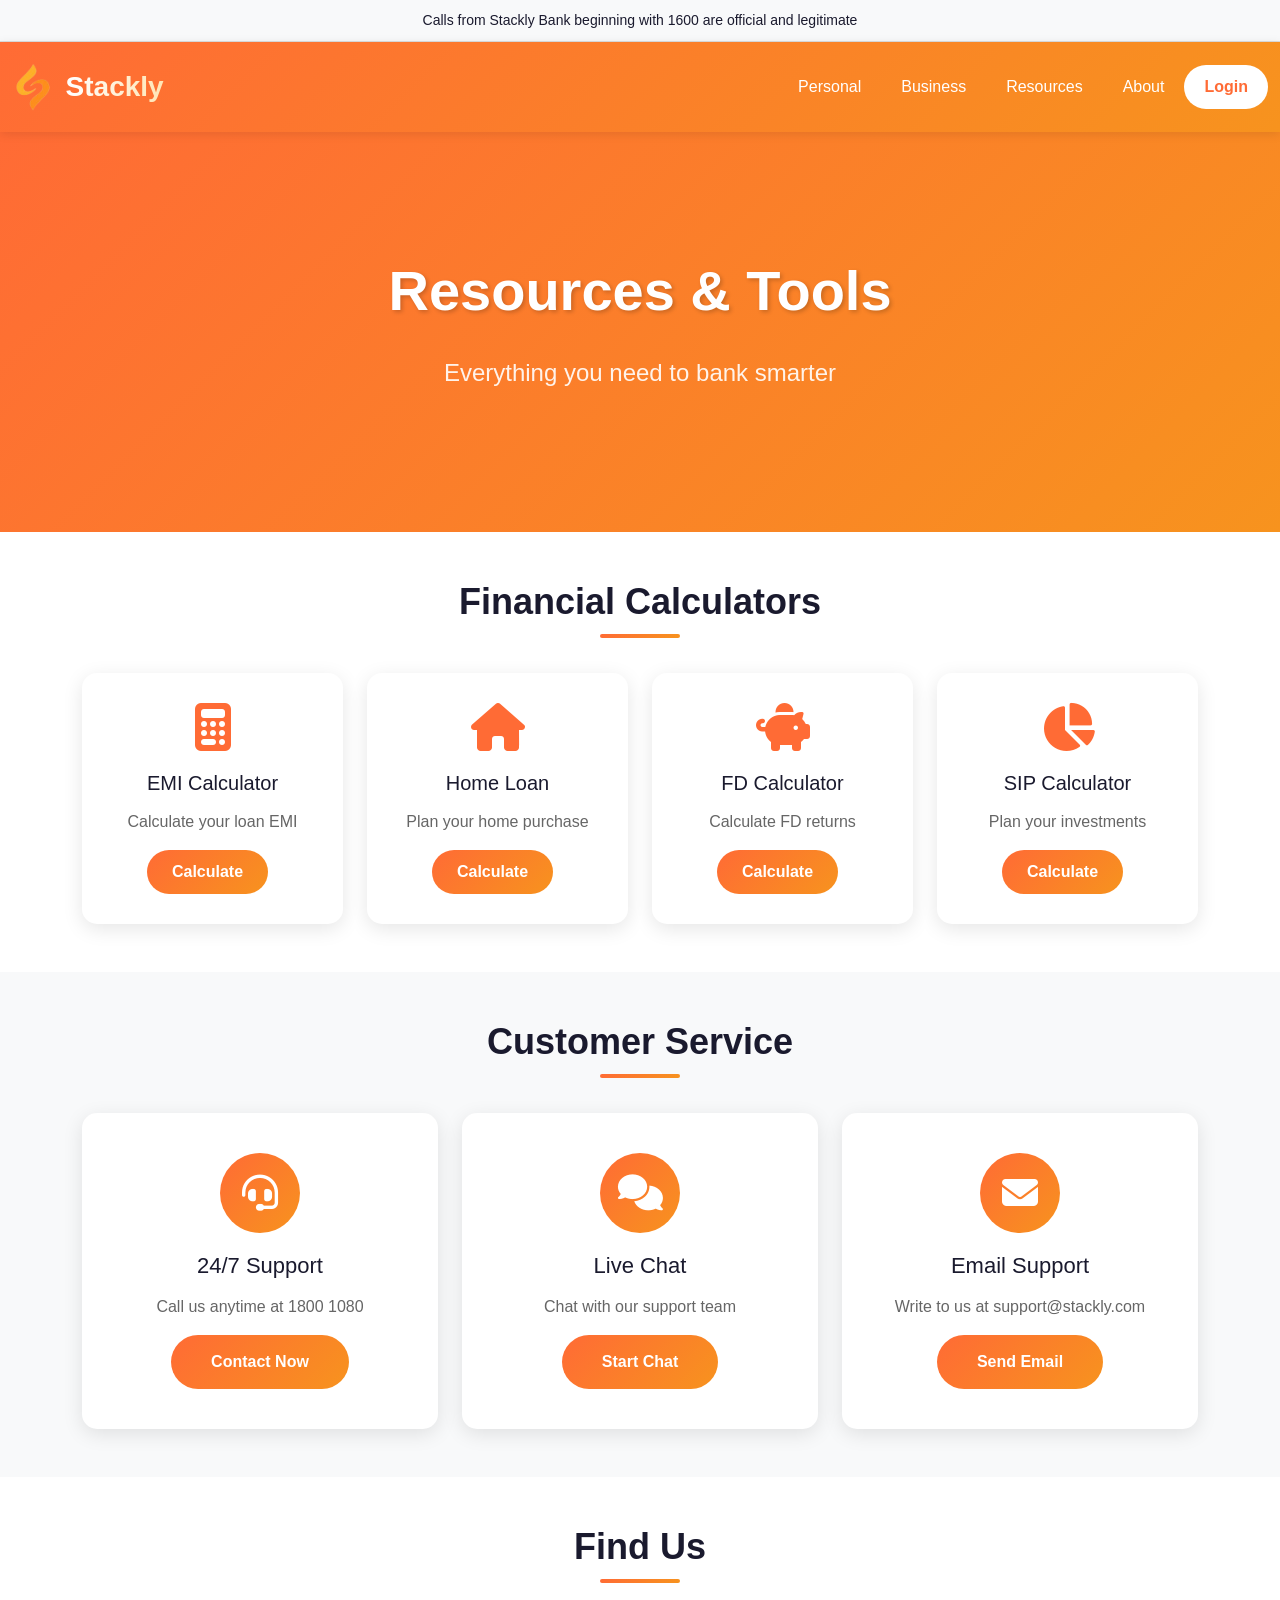
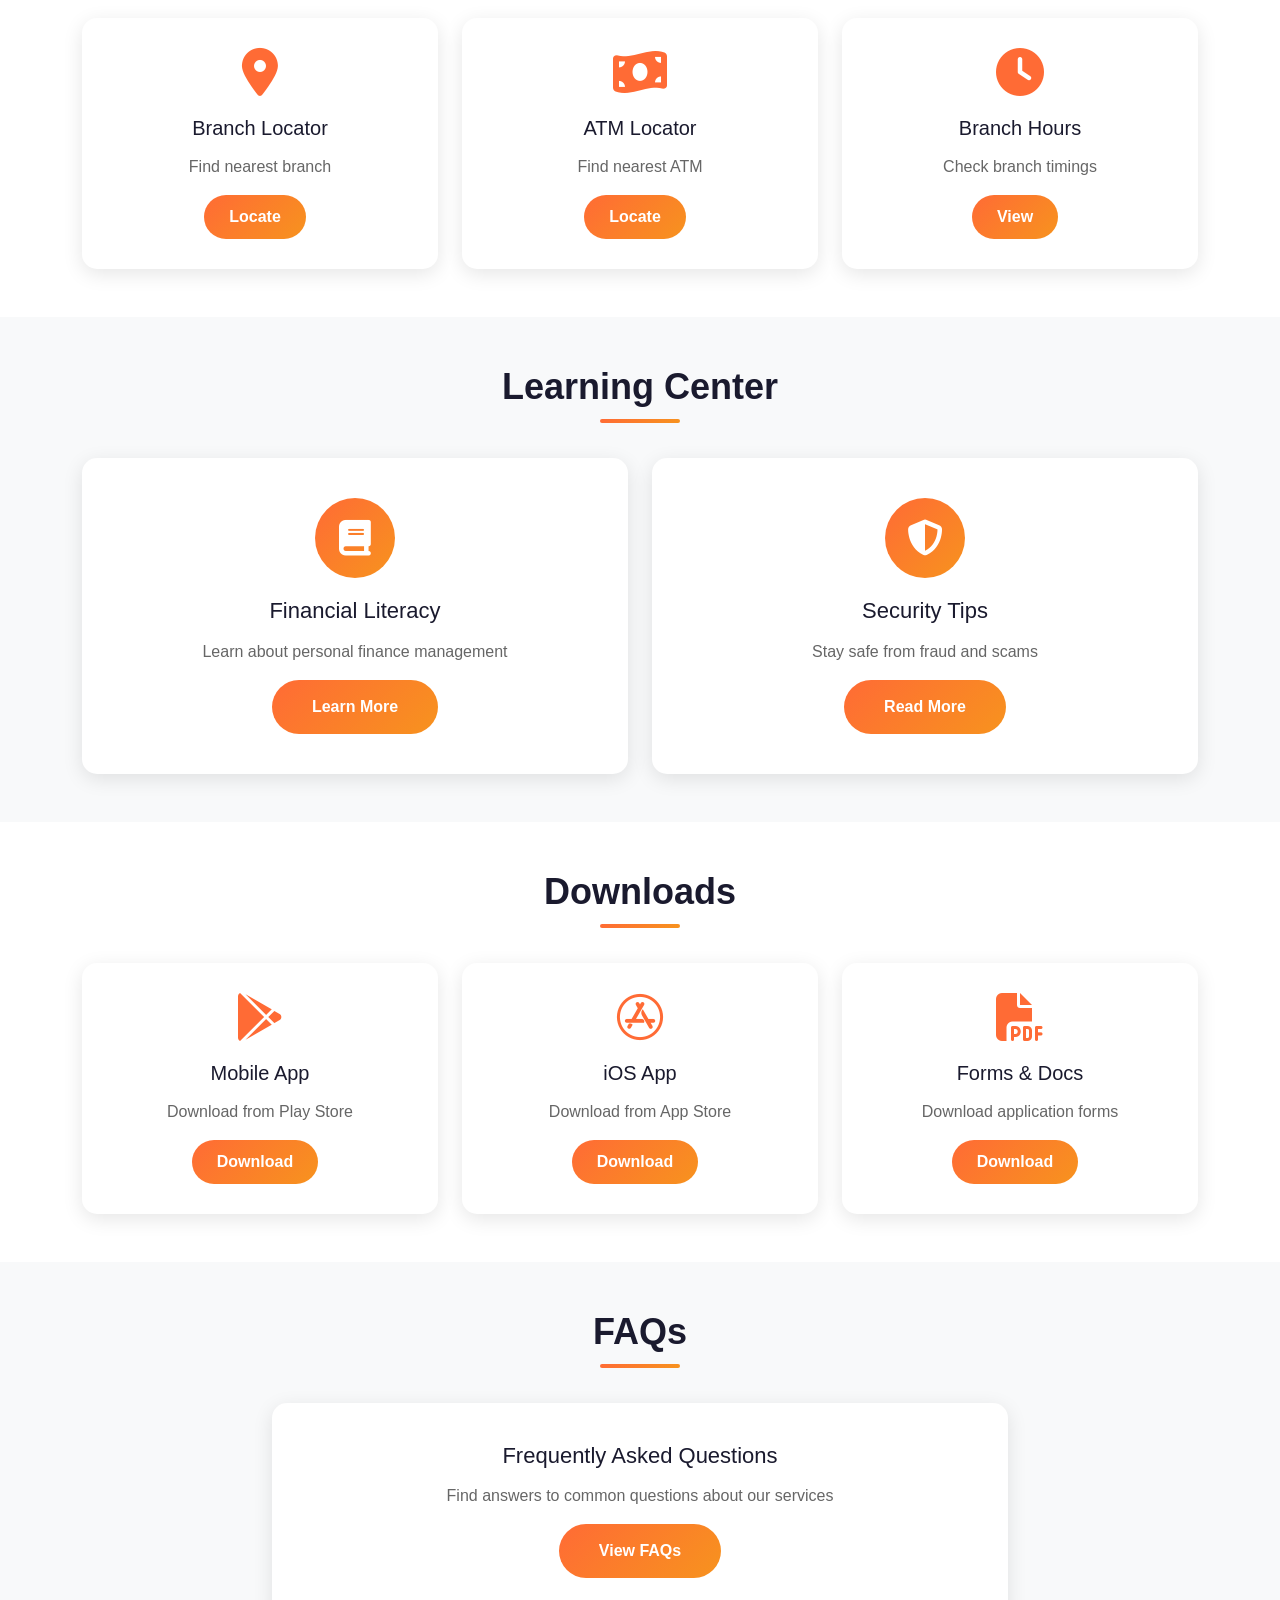
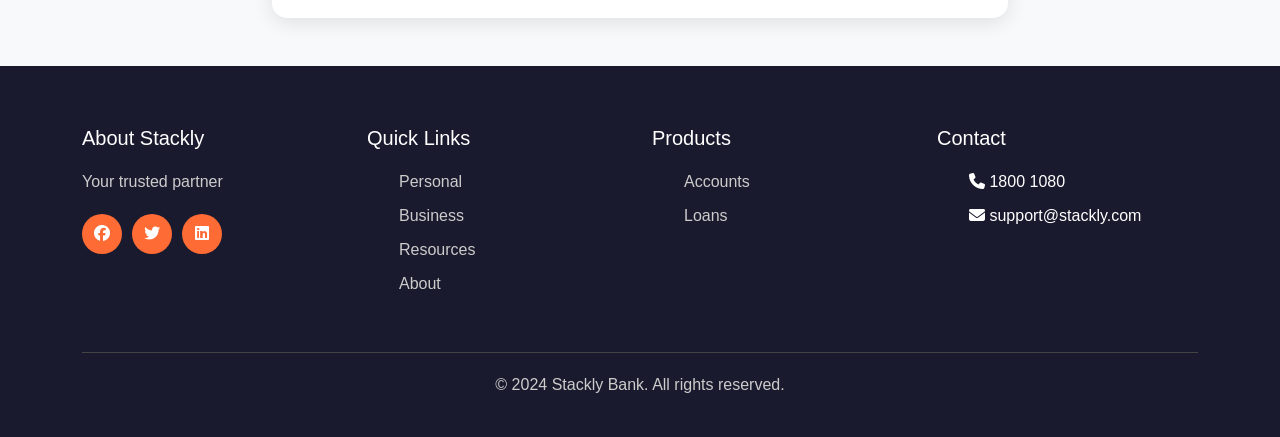
<file: pages/resources.html>
<!DOCTYPE html>
<html lang="en">
<head>
    <meta charset="UTF-8">
    <meta name="viewport" content="width=device-width, initial-scale=1.0">
    <title>Stackly Bank</title>
    <link rel="stylesheet" href="https://cdn.jsdelivr.net/npm/bootstrap@5.3.0/dist/css/bootstrap.min.css">
    <link rel="stylesheet" href="https://cdnjs.cloudflare.com/ajax/libs/font-awesome/6.4.0/css/all.min.css">
    <link rel="stylesheet" href="https://unpkg.com/aos@2.3.4/dist/aos.css">
    <link rel="stylesheet" href="../css/style.css">
</head>
<body>
    <div class="top-banner"><p class="mb-0">Calls from Stackly Bank beginning with 1600 are official and legitimate</p></div>

    <header class="header">
        <nav class="navbar navbar-expand-lg">
            <div class="container-fluid">
                <a class="navbar-brand" href="../index.html"><img src="../images/logo.png" alt="Stackly Bank Logo" class="logo"><span class="brand-text">Stackly</span></a>
                <button class="navbar-toggler" type="button" data-bs-toggle="collapse" data-bs-target="#navbarNav"><span class="navbar-toggler-icon"></span></button>
                <div class="collapse navbar-collapse" id="navbarNav">
                    <ul class="navbar-nav ms-auto">
                        <li class="nav-item"><a class="nav-link" href="personal.html">Personal</a></li>
                        <li class="nav-item"><a class="nav-link" href="business.html">Business</a></li>
                        <li class="nav-item"><a class="nav-link active" href="resources.html">Resources</a></li>
                        <li class="nav-item"><a class="nav-link" href="about.html">About</a></li>
                        
                        <li class="nav-item"><a class="nav-link login-btn" href="login.html">Login</a></li>
                    </ul>
                </div>
            </div>
        </nav>
    </header>

    <section class="hero-section" style="min-height: 400px;">
        <div class="container">
            <div class="row align-items-center">
                <div class="col-lg-12 text-center" data-aos="fade-up">
                    <h1 class="hero-title" style="font-size: 56px;">Resources & Tools</h1>
                    <p style="font-size: 24px; color: white; opacity: 0.9;">Everything you need to bank smarter</p>
                </div>
            </div>
        </div>
    </section>

    <section class="py-5" data-aos="fade-up">
        <div class="container">
            <h2 class="section-title">Financial Calculators</h2>
            <div class="row g-4">
                <div class="col-md-3"><div class="feature-card"><i class="fas fa-calculator"></i><h5>EMI Calculator</h5><p>Calculate your loan EMI</p><button class="btn-apply" onclick="window.location.href='../404.html'">Calculate</button></div></div>
                <div class="col-md-3"><div class="feature-card"><i class="fas fa-home"></i><h5>Home Loan</h5><p>Plan your home purchase</p><button class="btn-apply" onclick="window.location.href='../404.html'">Calculate</button></div></div>
                <div class="col-md-3"><div class="feature-card"><i class="fas fa-piggy-bank"></i><h5>FD Calculator</h5><p>Calculate FD returns</p><button class="btn-apply" onclick="window.location.href='../404.html'">Calculate</button></div></div>
                <div class="col-md-3"><div class="feature-card"><i class="fas fa-chart-pie"></i><h5>SIP Calculator</h5><p>Plan your investments</p><button class="btn-apply" onclick="window.location.href='../404.html'">Calculate</button></div></div>
            </div>
        </div>
    </section>

    <section class="py-5" style="background: #f8f9fa;" data-aos="fade-up">
        <div class="container">
            <h2 class="section-title">Customer Service</h2>
            <div class="row g-4">
                <div class="col-md-4"><div class="service-card"><div class="service-icon"><i class="fas fa-headset"></i></div><h4>24/7 Support</h4><p>Call us anytime at 1800 1080</p><button class="btn-primary" onclick="window.location.href='../404.html'">Contact Now</button></div></div>
                <div class="col-md-4"><div class="service-card"><div class="service-icon"><i class="fas fa-comments"></i></div><h4>Live Chat</h4><p>Chat with our support team</p><button class="btn-primary" onclick="window.location.href='../404.html'">Start Chat</button></div></div>
                <div class="col-md-4"><div class="service-card"><div class="service-icon"><i class="fas fa-envelope"></i></div><h4>Email Support</h4><p>Write to us at support@stackly.com</p><button class="btn-primary" onclick="window.location.href='../404.html'">Send Email</button></div></div>
            </div>
        </div>
    </section>

    <section class="py-5" data-aos="fade-up">
        <div class="container">
            <h2 class="section-title">Find Us</h2>
            <div class="row g-4">
                <div class="col-md-4"><div class="feature-card"><i class="fas fa-map-marker-alt"></i><h5>Branch Locator</h5><p>Find nearest branch</p><button class="btn-apply" onclick="window.location.href='../404.html'">Locate</button></div></div>
                <div class="col-md-4"><div class="feature-card"><i class="fas fa-money-bill-wave"></i><h5>ATM Locator</h5><p>Find nearest ATM</p><button class="btn-apply" onclick="window.location.href='../404.html'">Locate</button></div></div>
                <div class="col-md-4"><div class="feature-card"><i class="fas fa-clock"></i><h5>Branch Hours</h5><p>Check branch timings</p><button class="btn-apply" onclick="window.location.href='../404.html'">View</button></div></div>
            </div>
        </div>
    </section>

    <section class="py-5" style="background: #f8f9fa;" data-aos="fade-up">
        <div class="container">
            <h2 class="section-title">Learning Center</h2>
            <div class="row g-4">
                <div class="col-md-6"><div class="service-card"><div class="service-icon"><i class="fas fa-book"></i></div><h4>Financial Literacy</h4><p>Learn about personal finance management</p><button class="btn-primary" onclick="window.location.href='../404.html'">Learn More</button></div></div>
                <div class="col-md-6"><div class="service-card"><div class="service-icon"><i class="fas fa-shield-alt"></i></div><h4>Security Tips</h4><p>Stay safe from fraud and scams</p><button class="btn-primary" onclick="window.location.href='../404.html'">Read More</button></div></div>
            </div>
        </div>
    </section>

    <section class="py-5" data-aos="fade-up">
        <div class="container">
            <h2 class="section-title">Downloads</h2>
            <div class="row g-4">
                <div class="col-md-4"><div class="feature-card"><i class="fab fa-google-play"></i><h5>Mobile App</h5><p>Download from Play Store</p><button class="btn-apply" onclick="window.location.href='../404.html'">Download</button></div></div>
                <div class="col-md-4"><div class="feature-card"><i class="fab fa-app-store"></i><h5>iOS App</h5><p>Download from App Store</p><button class="btn-apply" onclick="window.location.href='../404.html'">Download</button></div></div>
                <div class="col-md-4"><div class="feature-card"><i class="fas fa-file-pdf"></i><h5>Forms & Docs</h5><p>Download application forms</p><button class="btn-apply" onclick="window.location.href='../404.html'">Download</button></div></div>
            </div>
        </div>
    </section>

    <section class="py-5" style="background: #f8f9fa;" data-aos="fade-up">
        <div class="container">
            <h2 class="section-title">FAQs</h2>
            <div class="row">
                <div class="col-md-8 mx-auto">
                    <div class="service-card">
                        <h4>Frequently Asked Questions</h4>
                        <p>Find answers to common questions about our services</p>
                        <button class="btn-primary" onclick="window.location.href='../404.html'">View FAQs</button>
                    </div>
                </div>
            </div>
        </div>
    </section>

    <footer class="footer">
        <div class="container">
            <div class="row">
                <div class="col-md-3"><h5>About Stackly</h5><p>Your trusted partner</p><div class="social-links"><a href="../404.html"><i class="fab fa-facebook"></i></a><a href="../404.html"><i class="fab fa-twitter"></i></a><a href="../404.html"><i class="fab fa-linkedin"></i></a></div></div>
                <div class="col-md-3"><h5>Quick Links</h5><ul class="footer-links"><li><a href="personal.html">Personal</a></li><li><a href="business.html">Business</a></li><li><a href="resources.html">Resources</a></li><li><a href="about.html">About</a></li></ul></div>
                <div class="col-md-3"><h5>Products</h5><ul class="footer-links"><li><a href="../404.html">Accounts</a></li><li><a href="../404.html">Loans</a></li></ul></div>
                <div class="col-md-3"><h5>Contact</h5><ul class="footer-links"><li><i class="fas fa-phone"></i> 1800 1080</li><li><i class="fas fa-envelope"></i> support@stackly.com</li></ul></div>
            </div>
            <div class="footer-bottom"><p>&copy; 2024 Stackly Bank. All rights reserved.</p></div>
        </div>
    </footer>

    <script src="https://code.jquery.com/jquery-3.7.0.min.js"></script>
    <script src="https://cdn.jsdelivr.net/npm/bootstrap@5.3.0/dist/js/bootstrap.bundle.min.js"></script>
    <script src="https://unpkg.com/aos@2.3.4/dist/aos.js"></script>
    <script src="../js/main.js"></script>
</body>
</html>
</file>
<file: css/style.css>
/* Reset & Variables */
:root {
    --primary-color: #FF6B35;
    --secondary-color: #F7931E;
    --accent-color: #FFA500;
    --dark-color: #1a1a2e;
    --light-color: #f8f9fa;
    --white: #ffffff;
    --gradient: linear-gradient(135deg, #FF6B35 0%, #F7931E 100%);
}

* {
    margin: 0;
    padding: 0;
    box-sizing: border-box;
}

body {
    font-family: 'Segoe UI', Tahoma, Geneva, Verdana, sans-serif;
    overflow-x: hidden;
    color: var(--dark-color);
}

/* Top Banner */
.top-banner {
    background: var(--light-color);
    text-align: center;
    padding: 10px;
    font-size: 14px;
    border-bottom: 1px solid #ddd;
}

/* Header */
.header {
    background: var(--gradient);
    box-shadow: 0 2px 10px rgba(0,0,0,0.1);
    position: sticky;
    top: 0;
    z-index: 1000;
}

.navbar {
    padding: 15px 0;
    display: flex !important;
    width: 100%;
}

.navbar-brand {
    font-size: 28px;
    font-weight: bold;
    color: var(--white) !important;
    display: flex;
    align-items: center;
    gap: 10px;
}

.logo {
    max-height: 50px;
    width: auto;
}

.brand-text {
    background: linear-gradient(to right, #fff, #FFE5B4);
    -webkit-background-clip: text;
    -webkit-text-fill-color: transparent;
    background-clip: text;
}

.nav-link {
    color: var(--white) !important;
    font-weight: 500;
    padding: 10px 20px !important;
    transition: all 0.3s;
    position: relative;
}

.nav-link:hover {
    transform: translateY(-2px);
}

.nav-link::after {
    content: '';
    position: absolute;
    bottom: 0;
    left: 50%;
    width: 0;
    height: 2px;
    background: var(--white);
    transition: all 0.3s;
    transform: translateX(-50%);
}

.nav-link:hover::after {
    width: 80%;
}

.phone-link {
    background: rgba(255,255,255,0.2);
    border-radius: 25px;
}

.login-btn {
    background: var(--white);
    color: var(--primary-color) !important;
    border-radius: 25px;
    font-weight: 600;
}

.navbar-toggler {
    background: var(--white);
}

.navbar-collapse {
    align-items: center;
    flex: 1;
}

.navbar-collapse.show {
    display: flex !important;
}

.navbar-collapse:not(.show) {
    display: none !important;
}

.navbar-nav {
    display: flex !important;
    list-style: none !important;
    margin: 0 !important;
    padding: 0 !important;
    align-items: center;
    gap: 0;
    margin-left: auto !important;
}

.nav-item {
    display: inline-flex !important;
    list-style: none !important;
    align-items: center;
    white-space: nowrap;
}

/* Hero Section */
.hero-section {
    background: var(--gradient);
    padding: 80px 0;
    min-height: 600px;
    display: flex;
    align-items: center;
}

.hero-title {
    font-size: 48px;
    font-weight: 700;
    color: var(--white);
    margin-bottom: 30px;
    text-shadow: 2px 2px 4px rgba(0,0,0,0.2);
}

.search-box {
    position: relative;
    margin-bottom: 30px;
}

.search-box input {
    padding: 15px 60px 15px 20px;
    border-radius: 50px;
    border: none;
    width: 100%;
    font-size: 16px;
    box-shadow: 0 4px 15px rgba(0,0,0,0.1);
}

.search-btn {
    position: absolute;
    right: 5px;
    top: 5px;
    background: var(--primary-color);
    color: var(--white);
    border: none;
    border-radius: 50%;
    width: 45px;
    height: 45px;
    cursor: pointer;
    transition: all 0.3s;
}

.search-btn:hover {
    transform: scale(1.1);
}

.quick-actions {
    display: grid;
    grid-template-columns: repeat(auto-fit, minmax(150px, 1fr));
    gap: 15px;
}

.action-btn {
    background: var(--white);
    border: none;
    padding: 20px;
    border-radius: 15px;
    cursor: pointer;
    transition: all 0.3s;
    font-weight: 600;
    color: var(--dark-color);
    box-shadow: 0 4px 15px rgba(0,0,0,0.1);
}

.action-btn i {
    display: block;
    font-size: 24px;
    margin-bottom: 10px;
    color: var(--primary-color);
}

.action-btn:hover {
    transform: translateY(-5px);
    box-shadow: 0 8px 25px rgba(0,0,0,0.2);
}

.support-btn {
    background: var(--accent-color);
    color: var(--white) !important;
}

.support-btn i {
    color: var(--white);
}

/* Hero Slider */
.hero-slider {
    position: relative;
}

.hero-card {
    background: rgba(255,255,255,0.95);
    padding: 40px;
    border-radius: 20px;
    box-shadow: 0 10px 30px rgba(0,0,0,0.2);
    text-align: center;
}

.hero-card h3 {
    font-size: 28px;
    margin-bottom: 15px;
    color: var(--dark-color);
}

.hero-card p {
    font-size: 16px;
    margin-bottom: 20px;
    color: #666;
}

.btn-primary {
    background: var(--gradient);
    color: var(--white);
    border: none;
    padding: 15px 40px;
    border-radius: 50px;
    font-weight: 600;
    cursor: pointer;
    transition: all 0.3s;
}

.btn-primary:hover {
    transform: scale(1.05);
    box-shadow: 0 5px 20px rgba(255,107,53,0.4);
}

/* Section Title */
.section-title {
    font-size: 36px;
    font-weight: 700;
    text-align: center;
    margin-bottom: 50px;
    color: var(--dark-color);
    position: relative;
}

.section-title::after {
    content: '';
    position: absolute;
    bottom: -15px;
    left: 50%;
    transform: translateX(-50%);
    width: 80px;
    height: 4px;
    background: var(--gradient);
    border-radius: 2px;
}

/* Offers Section */
.offers-section {
    background: var(--light-color);
}

.offer-card {
    background: var(--white);
    padding: 30px;
    border-radius: 15px;
    box-shadow: 0 5px 20px rgba(0,0,0,0.1);
    margin: 15px;
    position: relative;
    transition: all 0.3s;
}

.offer-card:hover {
    transform: translateY(-10px);
    box-shadow: 0 10px 30px rgba(0,0,0,0.2);
}

.offer-badge {
    position: absolute;
    top: 10px;
    right: 10px;
    background: var(--primary-color);
    color: var(--white);
    padding: 5px 15px;
    border-radius: 20px;
    font-size: 12px;
    font-weight: 600;
}

.offer-card h4 {
    font-size: 22px;
    margin-bottom: 15px;
    color: var(--dark-color);
}

.offer-card p {
    color: #666;
    margin-bottom: 20px;
}

.btn-apply, .btn-details {
    padding: 10px 25px;
    border-radius: 25px;
    border: none;
    cursor: pointer;
    margin-right: 10px;
    font-weight: 600;
    transition: all 0.3s;
}

.btn-apply {
    background: var(--gradient);
    color: var(--white);
}

.btn-details {
    background: transparent;
    color: var(--primary-color);
    border: 2px solid var(--primary-color);
}

.btn-apply:hover, .btn-details:hover {
    transform: scale(1.05);
}

/* Services Section */
.service-card {
    background: var(--white);
    padding: 40px;
    border-radius: 15px;
    text-align: center;
    box-shadow: 0 5px 20px rgba(0,0,0,0.1);
    transition: all 0.3s;
    height: 100%;
}

.service-card:hover {
    transform: translateY(-10px);
    box-shadow: 0 10px 30px rgba(0,0,0,0.2);
}

.service-icon {
    width: 80px;
    height: 80px;
    background: var(--gradient);
    border-radius: 50%;
    display: flex;
    align-items: center;
    justify-content: center;
    margin: 0 auto 20px;
    font-size: 36px;
    color: var(--white);
}

.service-card h4 {
    font-size: 22px;
    margin-bottom: 15px;
    color: var(--dark-color);
}

.service-card p {
    color: #666;
}

/* Calculator Section */
.calculator-section {
    background: var(--light-color);
}

.calculator-card {
    background: var(--white);
    padding: 40px;
    border-radius: 15px;
    box-shadow: 0 5px 20px rgba(0,0,0,0.1);
    max-width: 800px;
    margin: 0 auto;
}

.calculator-card label {
    font-weight: 600;
    margin-bottom: 15px;
    display: block;
    color: var(--dark-color);
}

.slider-value {
    text-align: center;
    font-size: 24px;
    font-weight: 700;
    color: var(--primary-color);
    margin-top: 20px;
}

.result-box {
    background: var(--gradient);
    padding: 30px;
    border-radius: 15px;
    text-align: center;
}

.result-box h4 {
    color: var(--white);
    font-size: 28px;
}

#emi-result {
    font-size: 36px;
    font-weight: 700;
}

/* Features Section */
.feature-card {
    background: var(--white);
    padding: 30px;
    border-radius: 15px;
    text-align: center;
    box-shadow: 0 5px 20px rgba(0,0,0,0.1);
    transition: all 0.3s;
    height: 100%;
}

.feature-card:hover {
    transform: scale(1.05);
    box-shadow: 0 10px 30px rgba(0,0,0,0.2);
}

.feature-card i {
    font-size: 48px;
    color: var(--primary-color);
    margin-bottom: 20px;
}

.feature-card h5 {
    font-size: 20px;
    margin-bottom: 15px;
    color: var(--dark-color);
}

.feature-card p {
    color: #666;
}

/* CTA Section */
.cta-section {
    background: var(--gradient);
    color: var(--white);
}

.cta-section h2 {
    font-size: 42px;
    margin-bottom: 20px;
}

.cta-section p {
    font-size: 20px;
    margin-bottom: 30px;
}

.btn-get-started {
    background: var(--white);
    color: var(--primary-color);
    border: none;
    padding: 18px 50px;
    border-radius: 50px;
    font-size: 18px;
    font-weight: 700;
    cursor: pointer;
    transition: all 0.3s;
}

.btn-get-started:hover {
    transform: scale(1.1);
    box-shadow: 0 10px 30px rgba(0,0,0,0.3);
}

/* Testimonials Section */
.testimonials-section {
    background: var(--light-color);
}

.testimonial-card {
    background: var(--white);
    padding: 40px;
    border-radius: 15px;
    box-shadow: 0 5px 20px rgba(0,0,0,0.1);
    margin: 15px;
    text-align: center;
}

.testimonial-card p {
    font-size: 18px;
    font-style: italic;
    margin-bottom: 20px;
    color: #666;
}

.testimonial-card h5 {
    font-size: 16px;
    color: var(--dark-color);
    margin-bottom: 10px;
}

.rating i {
    color: #FFD700;
    margin: 0 2px;
}

/* Stats Section */
.stats-section {
    background: var(--gradient);
    color: var(--white);
}

.stat-item h3 {
    font-size: 48px;
    font-weight: 700;
    margin-bottom: 10px;
}

.stat-item p {
    font-size: 18px;
}

/* Footer */
.footer {
    background: var(--dark-color);
    color: var(--white);
    padding: 60px 0 20px;
}

.footer h5 {
    font-size: 20px;
    margin-bottom: 20px;
    color: var(--white);
}

.footer p {
    color: #ccc;
    margin-bottom: 20px;
}

.social-links a {
    display: inline-block;
    width: 40px;
    height: 40px;
    background: var(--primary-color);
    color: var(--white);
    border-radius: 50%;
    text-align: center;
    line-height: 40px;
    margin-right: 10px;
    transition: all 0.3s;
    margin-bottom: 20px;
}

.social-links a:hover {
    transform: translateY(-5px);
    background: var(--secondary-color);
}

.footer-links {
    list-style: none;
}

.footer-links li {
    margin-bottom: 10px;
}

.footer-links a {
    color: #ccc;
    text-decoration: none;
    transition: all 0.3s;
}

.footer-links a:hover {
    color: var(--primary-color);
    padding-left: 5px;
}

.footer-bottom {
    text-align: center;
    margin-top: 40px;
    padding-top: 20px;
    border-top: 1px solid #444;
}

@media (min-width: 992px) {
    .navbar-collapse {
        display: flex !important;
        visibility: visible !important;
        opacity: 1 !important;
    }
    
    .navbar-collapse.show,
    .navbar-collapse:not(.show) {
        display: flex !important;
    }
    
    .navbar-nav {
        display: flex !important;
        flex-direction: row !important;
        align-items: center;
    }
}

@media (max-width: 768px) {
    .hero-title {
        font-size: 32px;
    }
    
    .section-title {
        font-size: 28px;
    }
    
    .quick-actions {
        grid-template-columns: repeat(2, 1fr);
    }
    
    .navbar-collapse {
        background: rgba(255,107,53,0.95);
        padding: 20px;
        border-radius: 10px;
        margin-top: 15px;
    }
    
    .navbar-collapse.show {
        display: flex !important;
        visibility: visible !important;
        max-height: none !important;
    }
    
    .navbar-collapse:not(.show) {
        display: none !important;
    }
    
    .navbar-nav {
        display: flex !important;
        flex-direction: column;
        align-items: flex-start !important;
        gap: 10px;
        margin-left: 0 !important;
    }
    
    .stat-item h3 {
        font-size: 36px;
    }
}

@media (max-width: 576px) {
    .hero-title {
        font-size: 24px;
    }
    
    .section-title {
        font-size: 22px;
    }
    
    .quick-actions {
        grid-template-columns: 1fr;
    }
    
    .action-btn {
        padding: 15px;
    }
}

@media (min-width: 320px) and (max-width: 480px) {
    .container-fluid {
        padding: 0 15px;
    }
    
    .hero-section {
        padding: 40px 0;
    }
    
    .hero-card {
        padding: 20px;
    }
    
    .hero-card h3 {
        font-size: 20px;
    }
    
    .calculator-card {
        padding: 20px;
    }
    
    .offer-card, .service-card, .feature-card, .testimonial-card {
        padding: 20px;
    }
}

/* Owl Carousel Custom Styles */
.owl-carousel .owl-nav button {
    position: absolute;
    top: 50%;
    transform: translateY(-50%);
    background: var(--primary-color) !important;
    color: var(--white) !important;
    width: 40px;
    height: 40px;
    border-radius: 50%;
    font-size: 20px !important;
}

.owl-carousel .owl-nav button.owl-prev {
    left: -20px;
}

.owl-carousel .owl-nav button.owl-next {
    right: -20px;
}

.owl-dots {
    text-align: center;
    margin-top: 30px;
}

.owl-dot {
    display: inline-block;
    width: 12px;
    height: 12px;
    background: #ddd;
    border-radius: 50%;
    margin: 0 5px;
    cursor: pointer;
}

.owl-dot.active {
    background: var(--primary-color);
}

/* Slick Slider Custom Styles */
.slick-prev, .slick-next {
    background: var(--primary-color) !important;
    border-radius: 50%;
    width: 40px !important;
    height: 40px !important;
    z-index: 1;
}

.slick-prev:before, .slick-next:before {
    font-size: 20px !important;
}

.slick-dots li button:before {
    font-size: 12px !important;
    color: var(--primary-color) !important;
}

/* noUiSlider Custom Styles */
.noUi-connect {
    background: var(--gradient);
}

.noUi-handle {
    border-radius: 50%;
    background: var(--primary-color);
    box-shadow: 0 2px 10px rgba(255,107,53,0.3);
}

/* Animations */
@keyframes fadeInUp {
    from {
        opacity: 0;
        transform: translateY(30px);
    }
    to {
        opacity: 1;
        transform: translateY(0);
    }
}

@keyframes pulse {
    0%, 100% {
        transform: scale(1);
    }
    50% {
        transform: scale(1.05);
    }
}

.animate-fade-in-up {
    animation: fadeInUp 0.8s ease-out;
}
</file>
